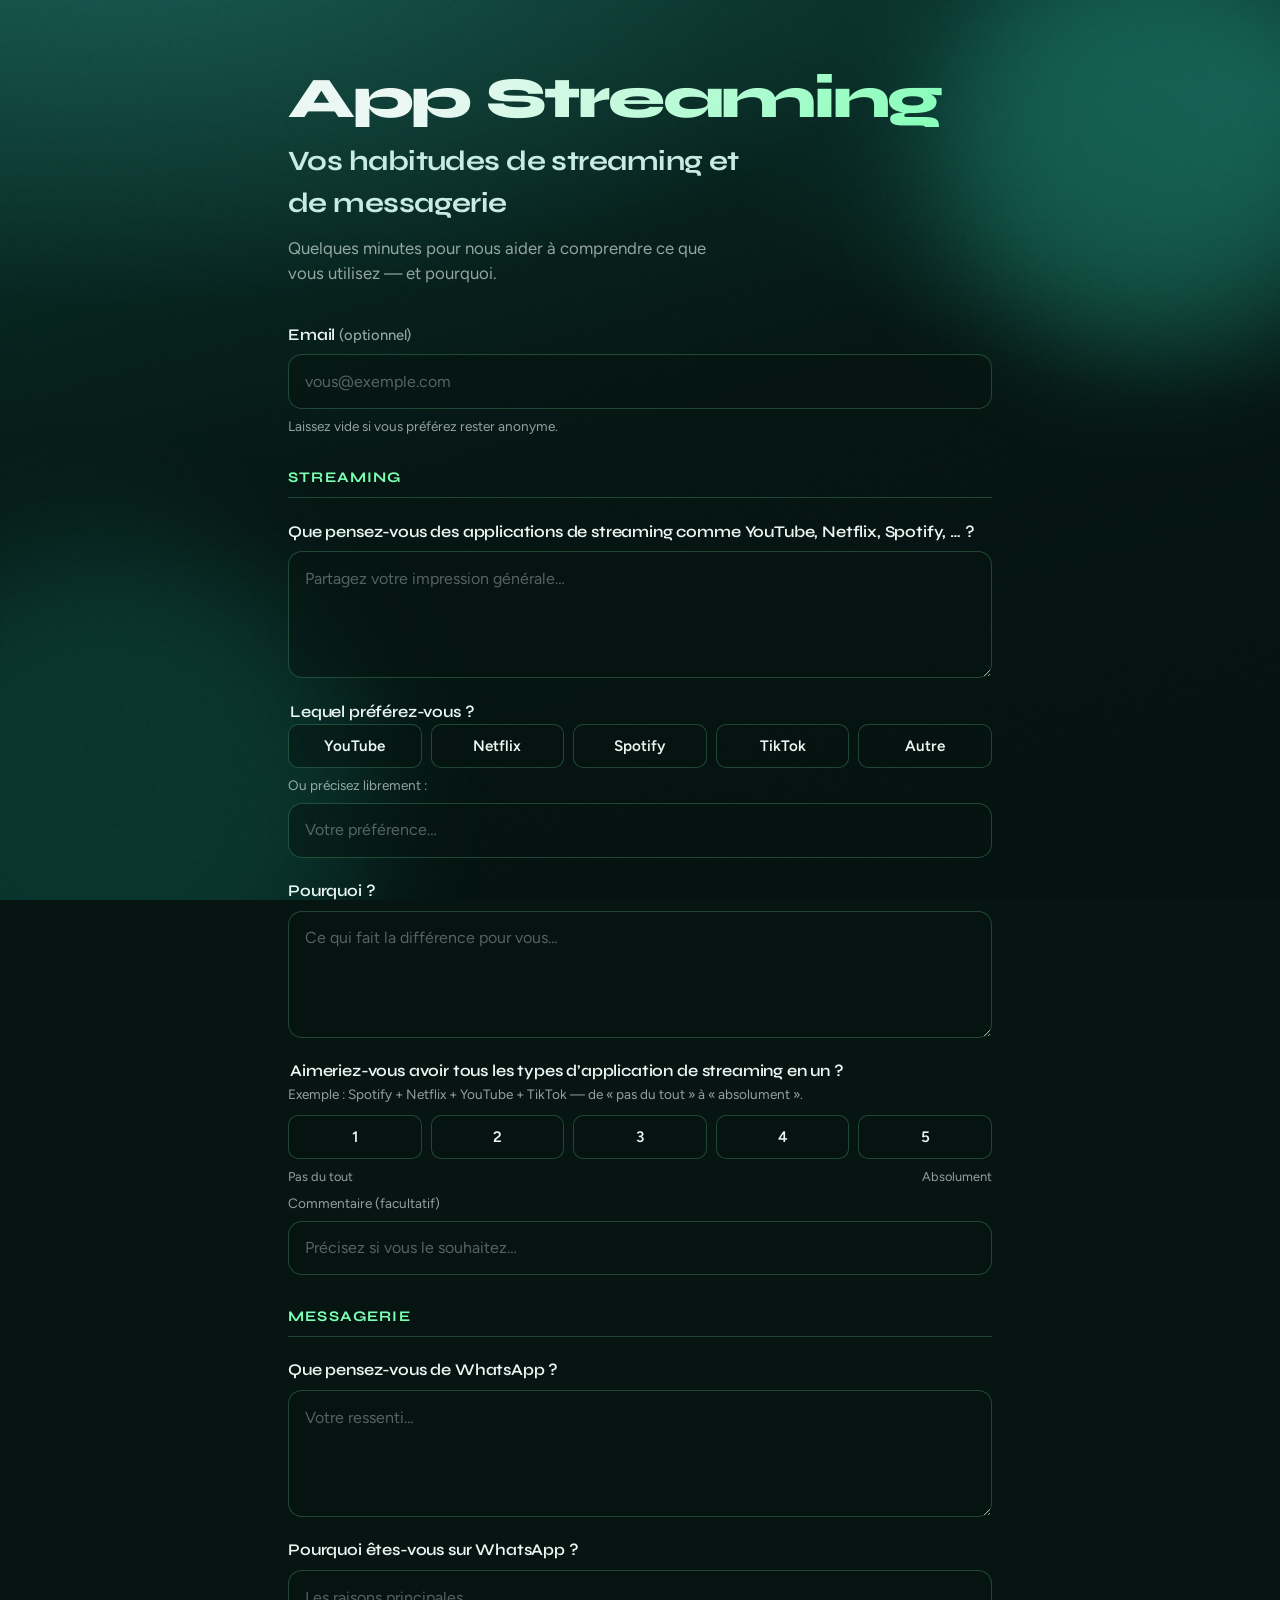
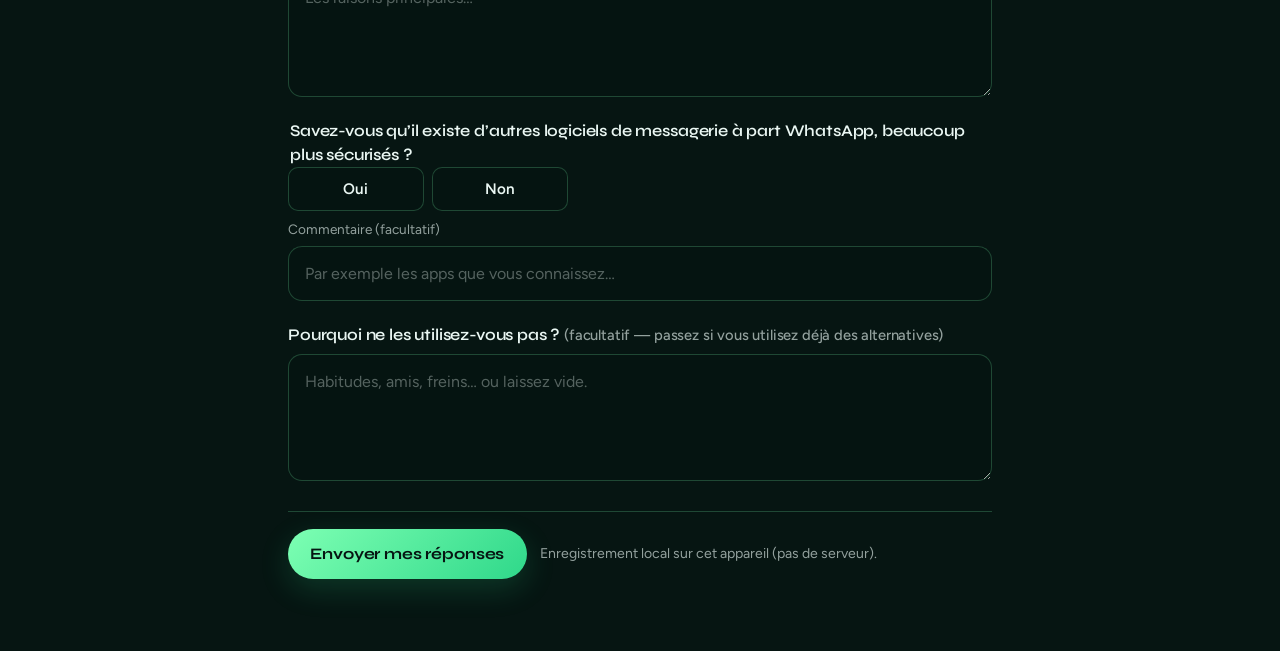
<file: index.html>
<!DOCTYPE html>
<html lang="fr">
  <head>
    <meta charset="UTF-8" />
    <meta name="viewport" content="width=device-width, initial-scale=1" />
    <title>Sondage — App Streaming</title>
    <link rel="preconnect" href="https://fonts.googleapis.com" />
    <link rel="preconnect" href="https://fonts.gstatic.com" crossorigin />
    <link
      href="https://fonts.googleapis.com/css2?family=Figtree:wght@400;500;600&family=Syne:wght@600;700;800&display=swap"
      rel="stylesheet"
    />
    <link rel="stylesheet" href="styles.css" />
  </head>
  <body>
    <div class="atmosphere" aria-hidden="true">
      <div class="glow glow-a"></div>
      <div class="glow glow-b"></div>
      <div class="grain"></div>
    </div>

    <main class="shell">
      <header class="intro">
        <p class="brand">App Streaming</p>
        <h1>Vos habitudes de streaming et de messagerie</h1>
        <p class="lede">
          Quelques minutes pour nous aider à comprendre ce que vous utilisez —
          et pourquoi.
        </p>
      </header>

      <form id="survey-form" class="survey" novalidate>
        <div class="field">
          <label class="label" for="email"
            >Email <em>(optionnel)</em></label
          >
          <input
            type="email"
            name="email"
            id="email"
            placeholder="vous@exemple.com"
            autocomplete="email"
            inputmode="email"
          />
          <span class="hint"
            >Laissez vide si vous préférez rester anonyme.</span
          >
        </div>

        <section class="section" aria-labelledby="sec-streaming">
          <h2 class="section-title" id="sec-streaming">Streaming</h2>

          <div class="field">
            <label class="label" for="q1"
              >Que pensez-vous des applications de streaming comme YouTube,
              Netflix, Spotify, …&nbsp;?</label
            >
            <textarea
              name="q1"
              id="q1"
              rows="4"
              required
              placeholder="Partagez votre impression générale…"
            ></textarea>
          </div>

          <fieldset class="field">
            <legend class="label">Lequel préférez-vous&nbsp;?</legend>
            <div class="choices" role="radiogroup" aria-label="Préférence streaming">
              <label class="choice"
                ><input type="radio" name="q2_choice" value="YouTube" /><span
                  >YouTube</span
                ></label
              >
              <label class="choice"
                ><input type="radio" name="q2_choice" value="Netflix" /><span
                  >Netflix</span
                ></label
              >
              <label class="choice"
                ><input type="radio" name="q2_choice" value="Spotify" /><span
                  >Spotify</span
                ></label
              >
              <label class="choice"
                ><input type="radio" name="q2_choice" value="TikTok" /><span
                  >TikTok</span
                ></label
              >
              <label class="choice"
                ><input type="radio" name="q2_choice" value="Autre" /><span
                  >Autre</span
                ></label
              >
            </div>
            <label class="hint" for="q2_other">Ou précisez librement&nbsp;:</label>
            <input
              type="text"
              id="q2_other"
              name="q2_other"
              placeholder="Votre préférence…"
              autocomplete="off"
            />
          </fieldset>

          <div class="field">
            <label class="label" for="q3">Pourquoi&nbsp;?</label>
            <textarea
              name="q3"
              id="q3"
              rows="4"
              required
              placeholder="Ce qui fait la différence pour vous…"
            ></textarea>
          </div>

          <fieldset class="field">
            <legend class="label">
              Aimeriez-vous avoir tous les types d’application de streaming en
              un&nbsp;?
            </legend>
            <span class="hint"
              >Exemple&nbsp;: Spotify + Netflix + YouTube + TikTok — de «&nbsp;pas
              du tout&nbsp;» à «&nbsp;absolument&nbsp;».</span
            >
            <div
              class="scale"
              role="radiogroup"
              aria-label="Intérêt pour une app tout-en-un"
            >
              <label class="choice"
                ><input type="radio" name="q4_scale" value="1" required /><span
                  >1</span
                ></label
              >
              <label class="choice"
                ><input type="radio" name="q4_scale" value="2" /><span
                  >2</span
                ></label
              >
              <label class="choice"
                ><input type="radio" name="q4_scale" value="3" /><span
                  >3</span
                ></label
              >
              <label class="choice"
                ><input type="radio" name="q4_scale" value="4" /><span
                  >4</span
                ></label
              >
              <label class="choice"
                ><input type="radio" name="q4_scale" value="5" /><span
                  >5</span
                ></label
              >
            </div>
            <div class="scale-labels" aria-hidden="true">
              <span>Pas du tout</span>
              <span>Absolument</span>
            </div>
            <label class="hint" for="q4_comment"
              >Commentaire <em>(facultatif)</em></label
            >
            <input
              type="text"
              id="q4_comment"
              name="q4_comment"
              placeholder="Précisez si vous le souhaitez…"
              autocomplete="off"
            />
          </fieldset>
        </section>

        <section class="section" aria-labelledby="sec-messagerie">
          <h2 class="section-title" id="sec-messagerie">Messagerie</h2>

          <div class="field">
            <label class="label" for="q5"
              >Que pensez-vous de WhatsApp&nbsp;?</label
            >
            <textarea
              name="q5"
              id="q5"
              rows="4"
              required
              placeholder="Votre ressenti…"
            ></textarea>
          </div>

          <div class="field">
            <label class="label" for="q6"
              >Pourquoi êtes-vous sur WhatsApp&nbsp;?</label
            >
            <textarea
              name="q6"
              id="q6"
              rows="4"
              required
              placeholder="Les raisons principales…"
            ></textarea>
          </div>

          <fieldset class="field">
            <legend class="label">
              Savez-vous qu’il existe d’autres logiciels de messagerie à part
              WhatsApp, beaucoup plus sécurisés&nbsp;?
            </legend>
            <div
              class="yn"
              role="radiogroup"
              aria-label="Connaissance d’alternatives sécurisées"
            >
              <label class="choice"
                ><input type="radio" name="q7_yn" value="Oui" required /><span
                  >Oui</span
                ></label
              >
              <label class="choice"
                ><input type="radio" name="q7_yn" value="Non" /><span
                  >Non</span
                ></label
              >
            </div>
            <label class="hint" for="q7_comment"
              >Commentaire <em>(facultatif)</em></label
            >
            <input
              type="text"
              id="q7_comment"
              name="q7_comment"
              placeholder="Par exemple les apps que vous connaissez…"
              autocomplete="off"
            />
          </fieldset>

          <div class="field">
            <label class="label" for="q8"
              >Pourquoi ne les utilisez-vous pas&nbsp;?
              <em
                >(facultatif — passez si vous utilisez déjà des
                alternatives)</em
              ></label
            >
            <textarea
              name="q8"
              id="q8"
              rows="4"
              placeholder="Habitudes, amis, freins… ou laissez vide."
            ></textarea>
          </div>
        </section>

        <p id="form-error" class="error" hidden role="alert"></p>

        <div class="actions">
          <button type="submit" class="submit">Envoyer mes réponses</button>
          <span class="save-note"
            >Enregistrement local sur cet appareil (pas de serveur).</span
          >
        </div>
      </form>

      <section id="success" class="success" hidden>
        <p class="brand">App Streaming</p>
        <h2>Merci&nbsp;!</h2>
        <p class="lede">
          Vos réponses ont bien été enregistrées localement. Elles nous aident à
          façonner l’expérience.
        </p>
        <button type="button" id="reset-btn" class="ghost">
          Répondre à nouveau
        </button>
      </section>
    </main>

    <script src="app.js"></script>
  </body>
</html>
</file>
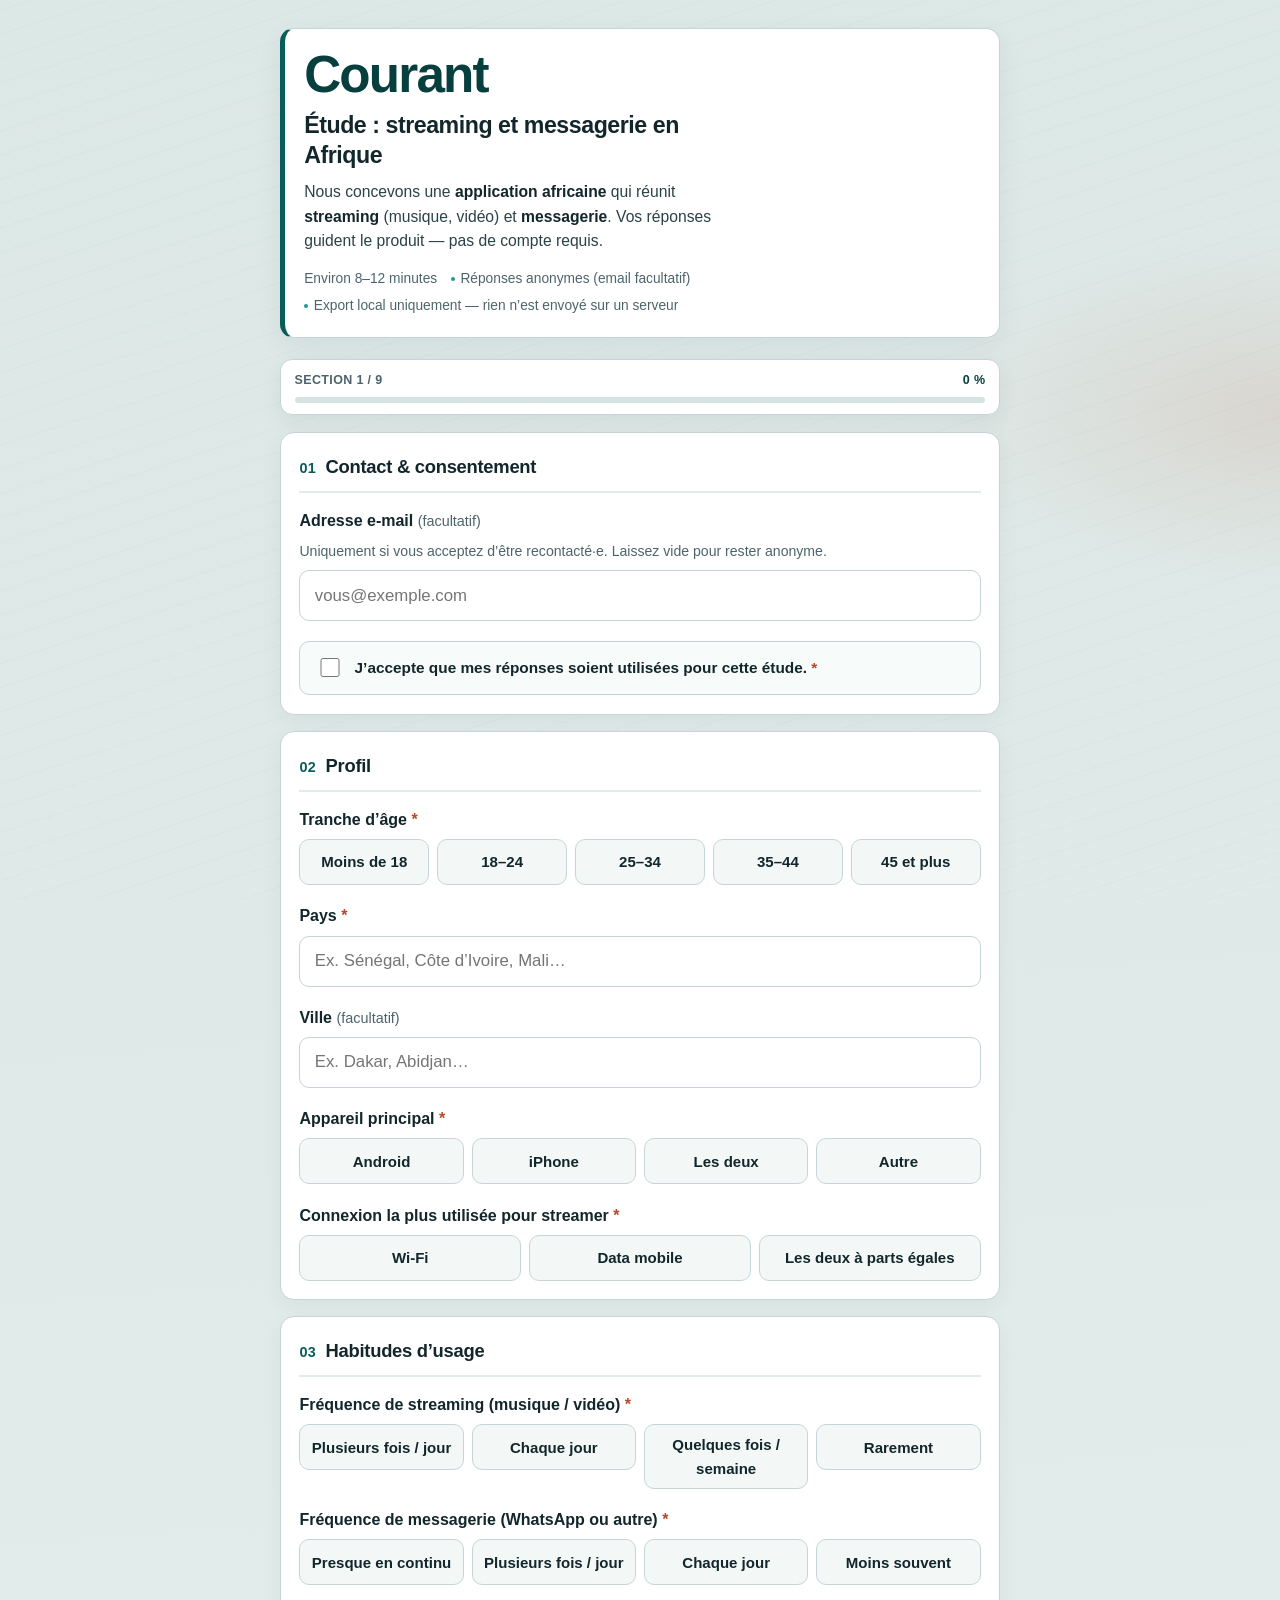
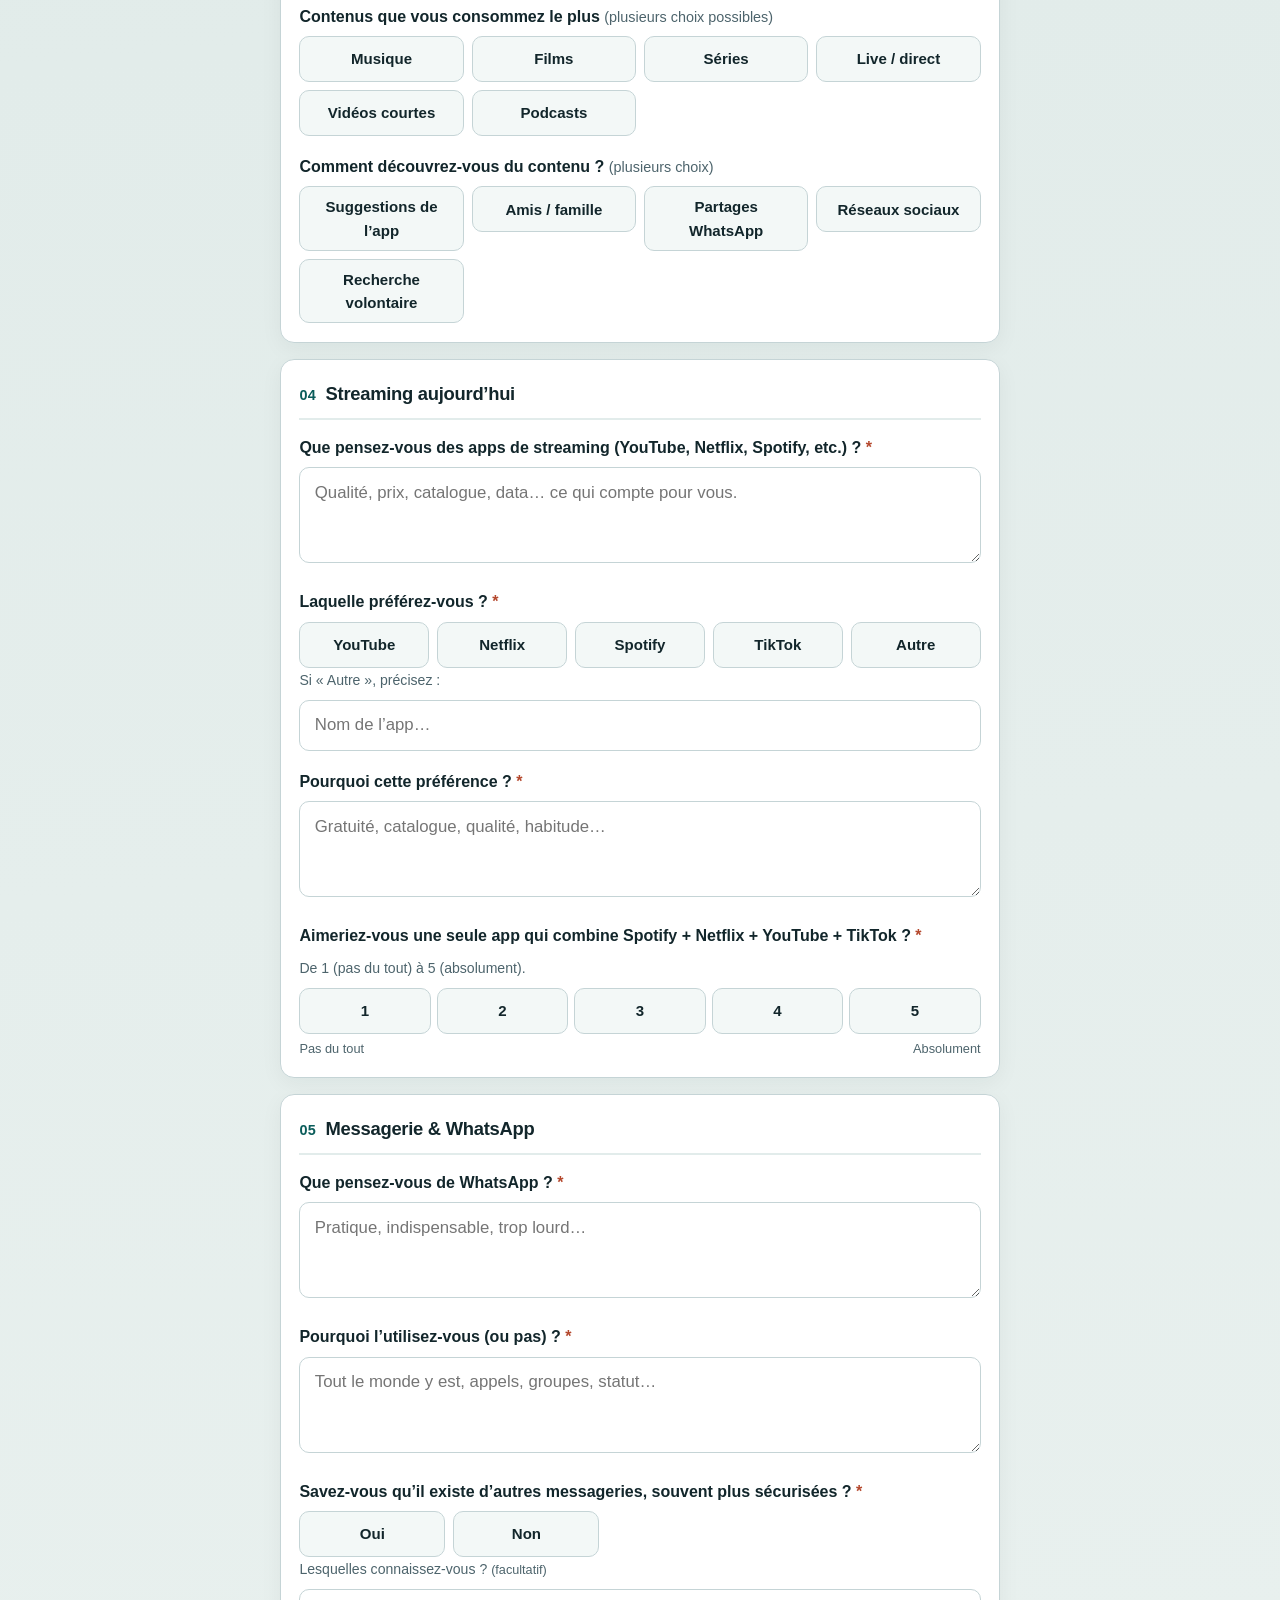
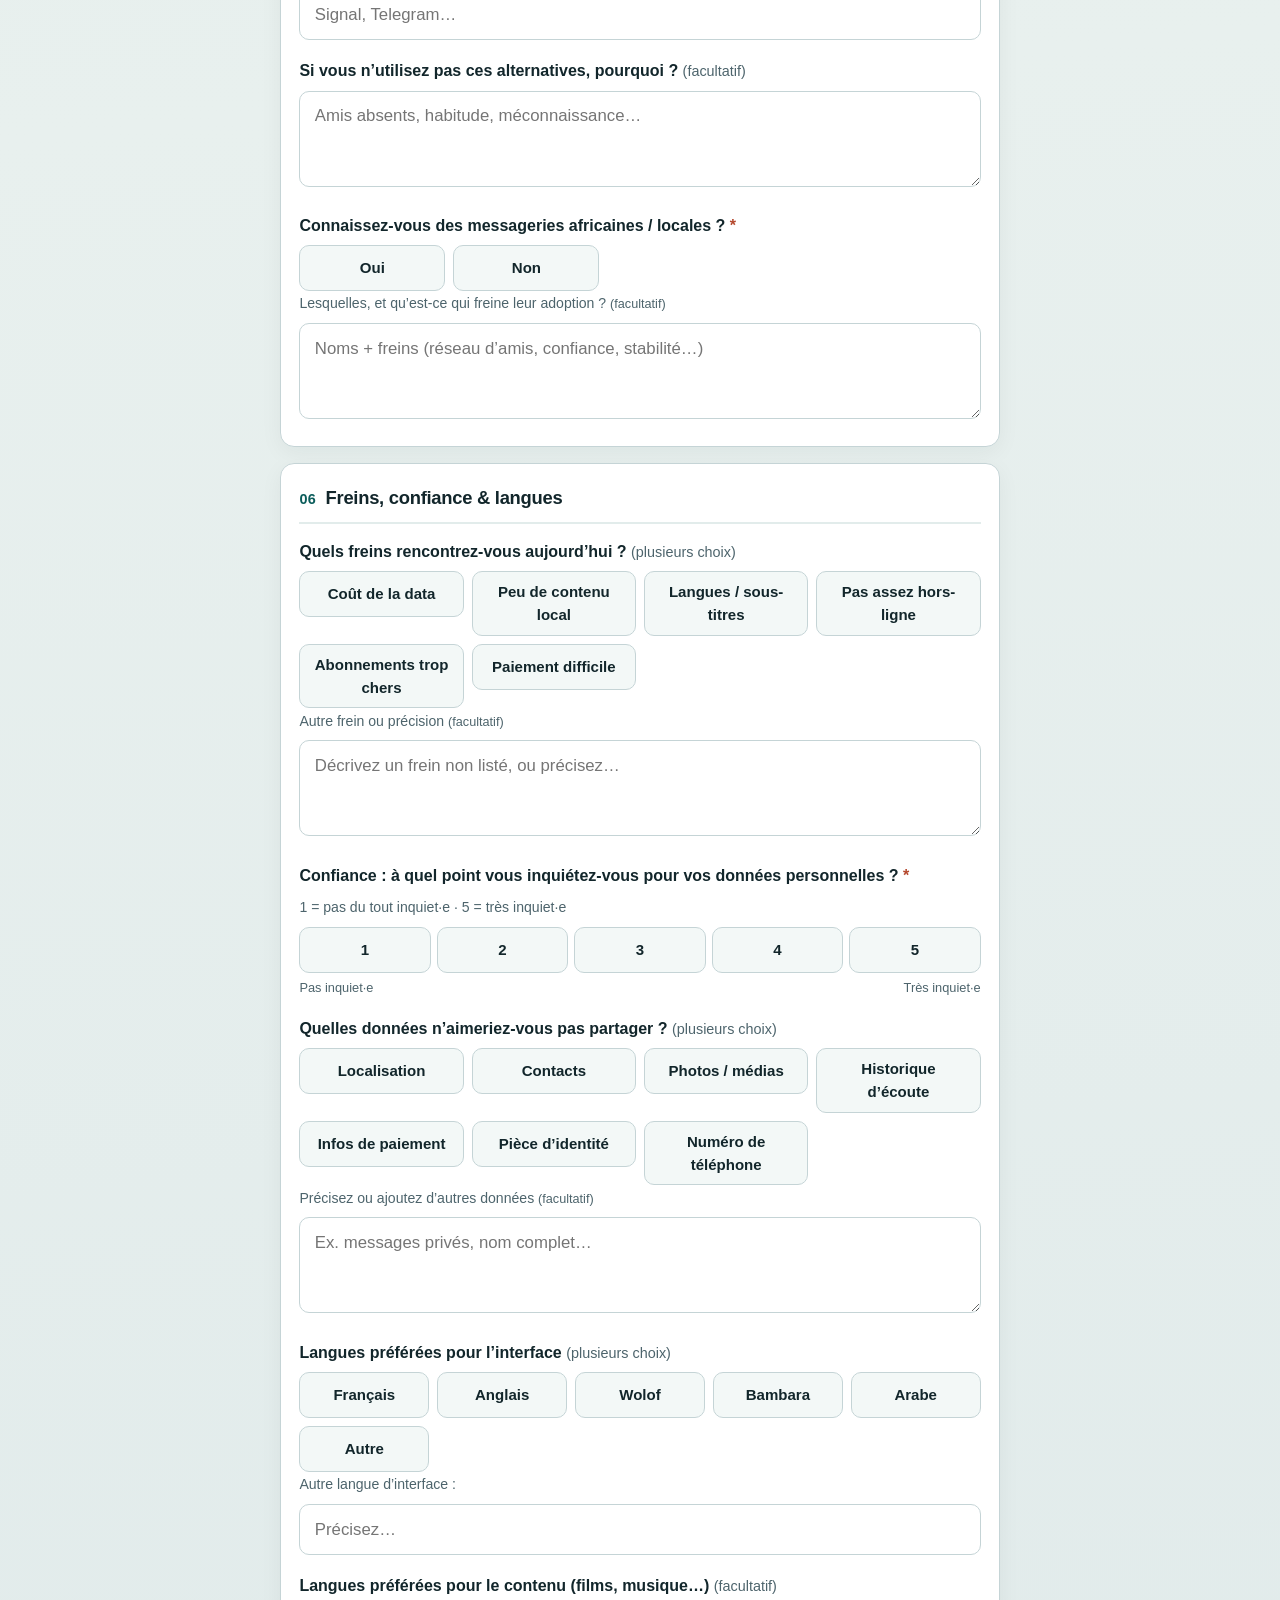
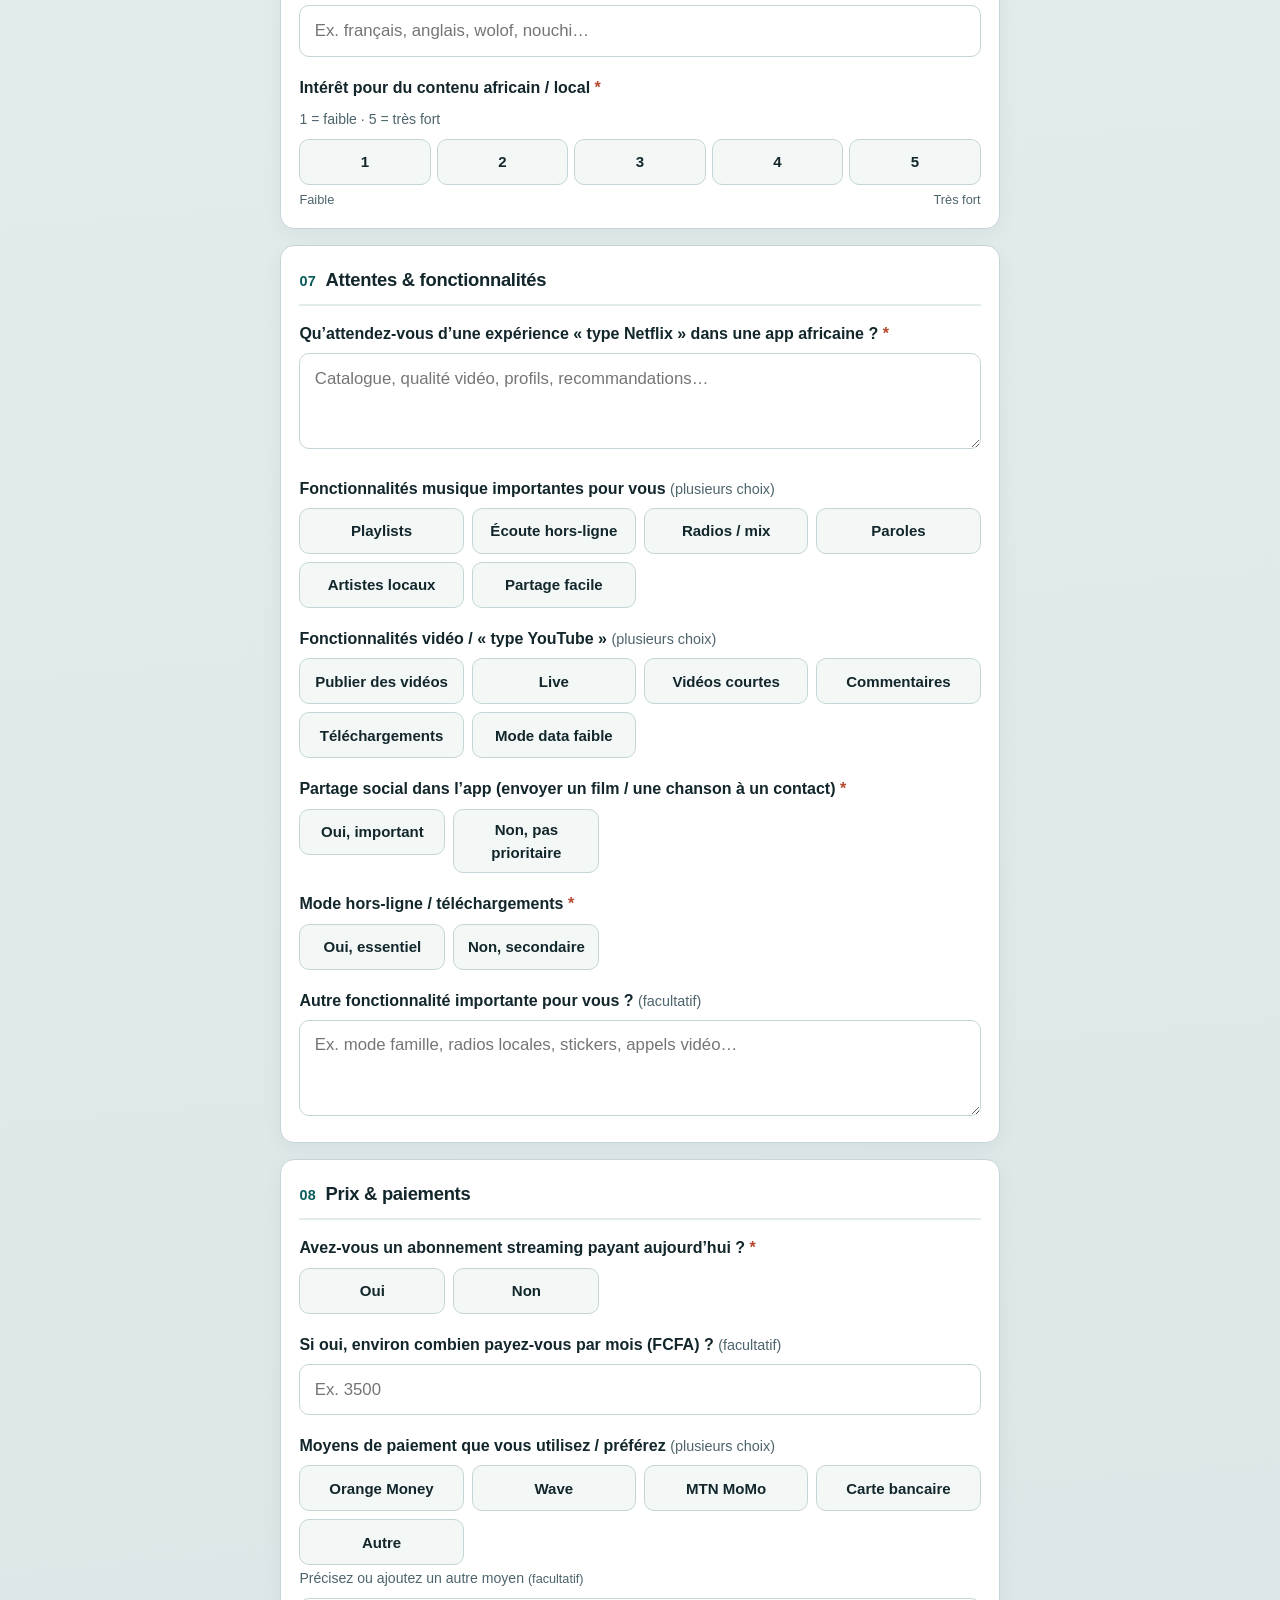
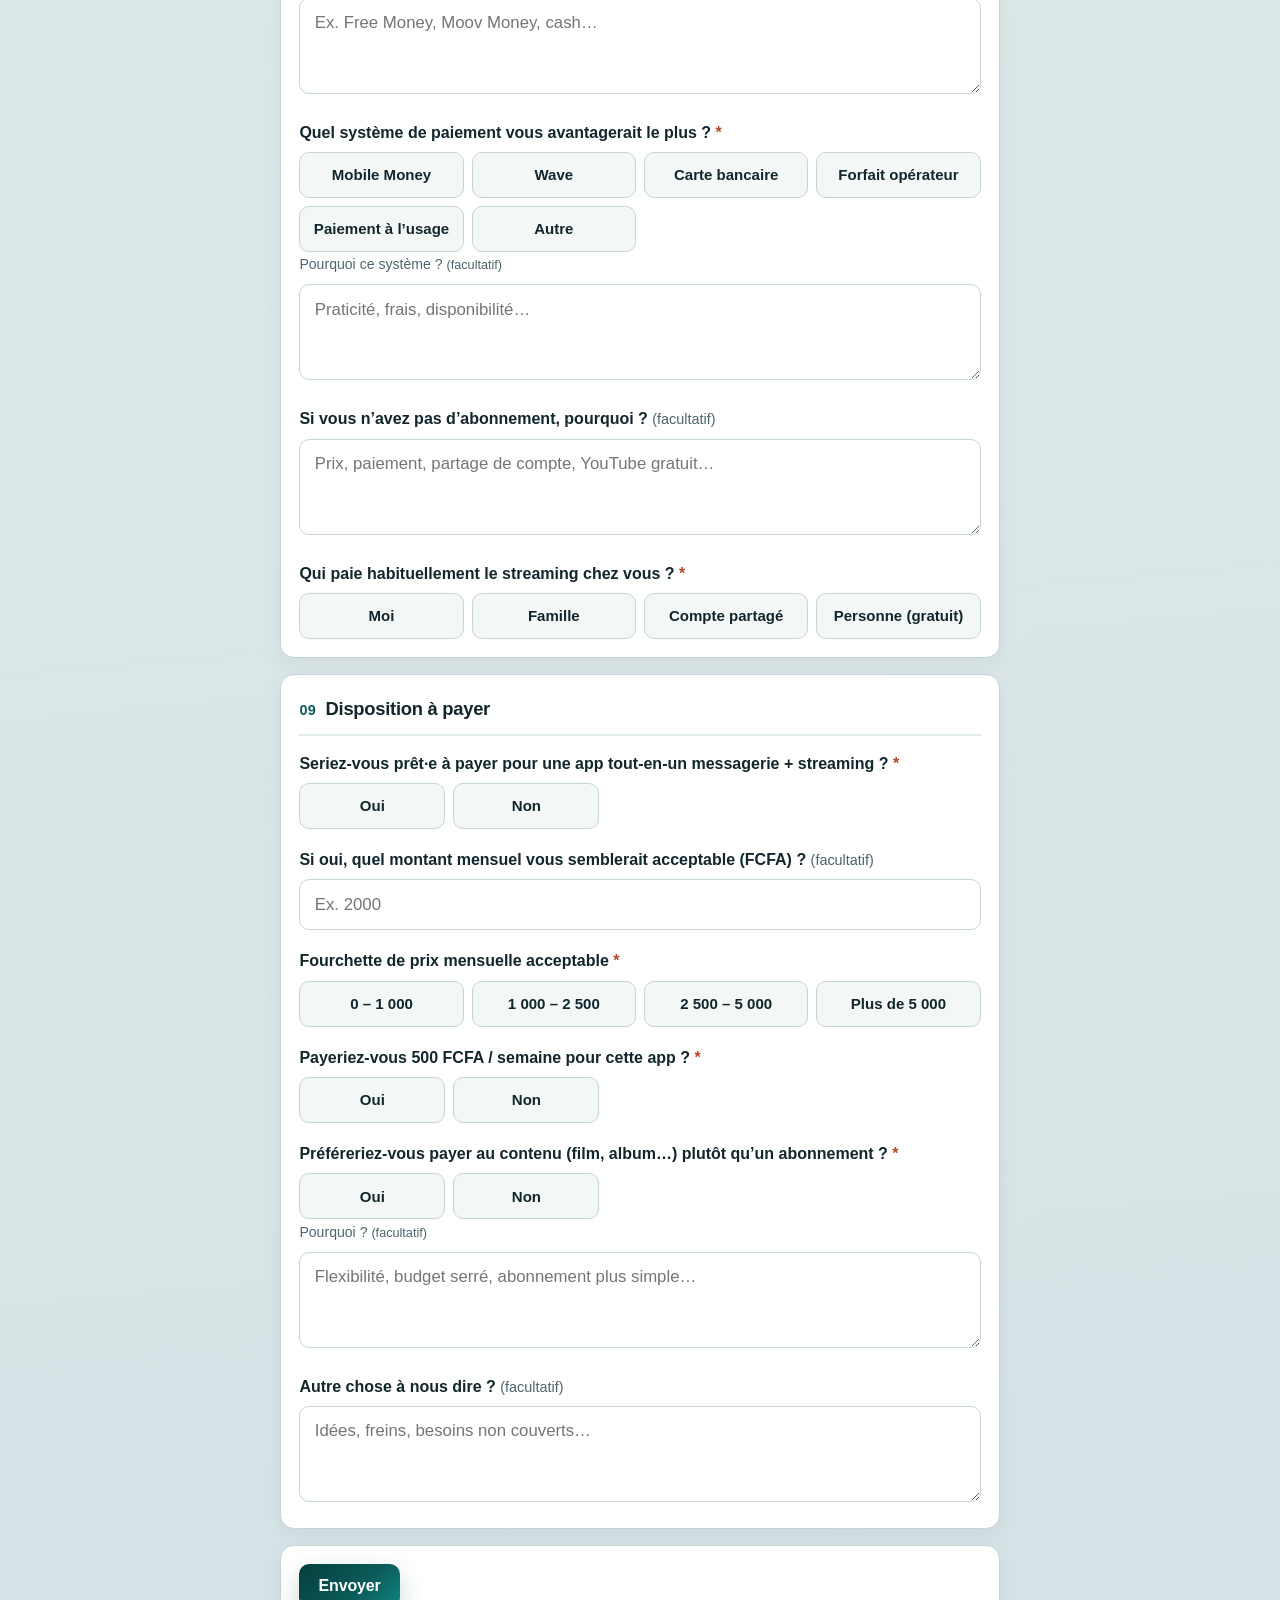
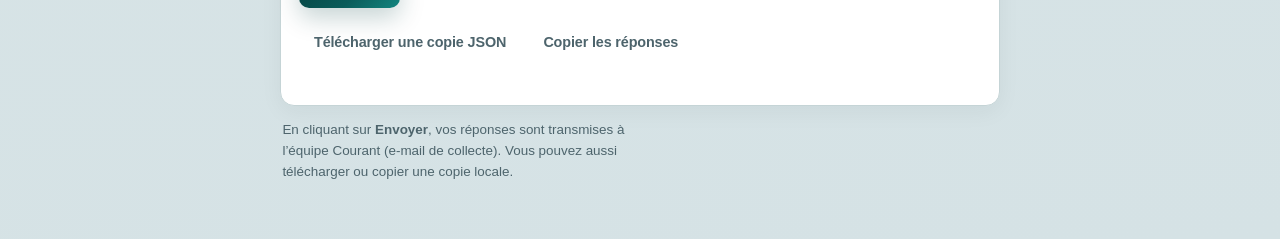
<file: docs/index.html>
<!DOCTYPE html>
<html lang="fr">
<head>
  <meta charset="UTF-8" />
  <meta name="viewport" content="width=device-width, initial-scale=1" />
  <meta http-equiv="refresh" content="0; url=questionnaire-streaming.html" />
  <title>Questionnaire Courant</title>
  <link rel="canonical" href="questionnaire-streaming.html" />
</head>
<body>
  <p><a href="questionnaire-streaming.html">Ouvrir le questionnaire</a></p>
</body>
</html>
</file>
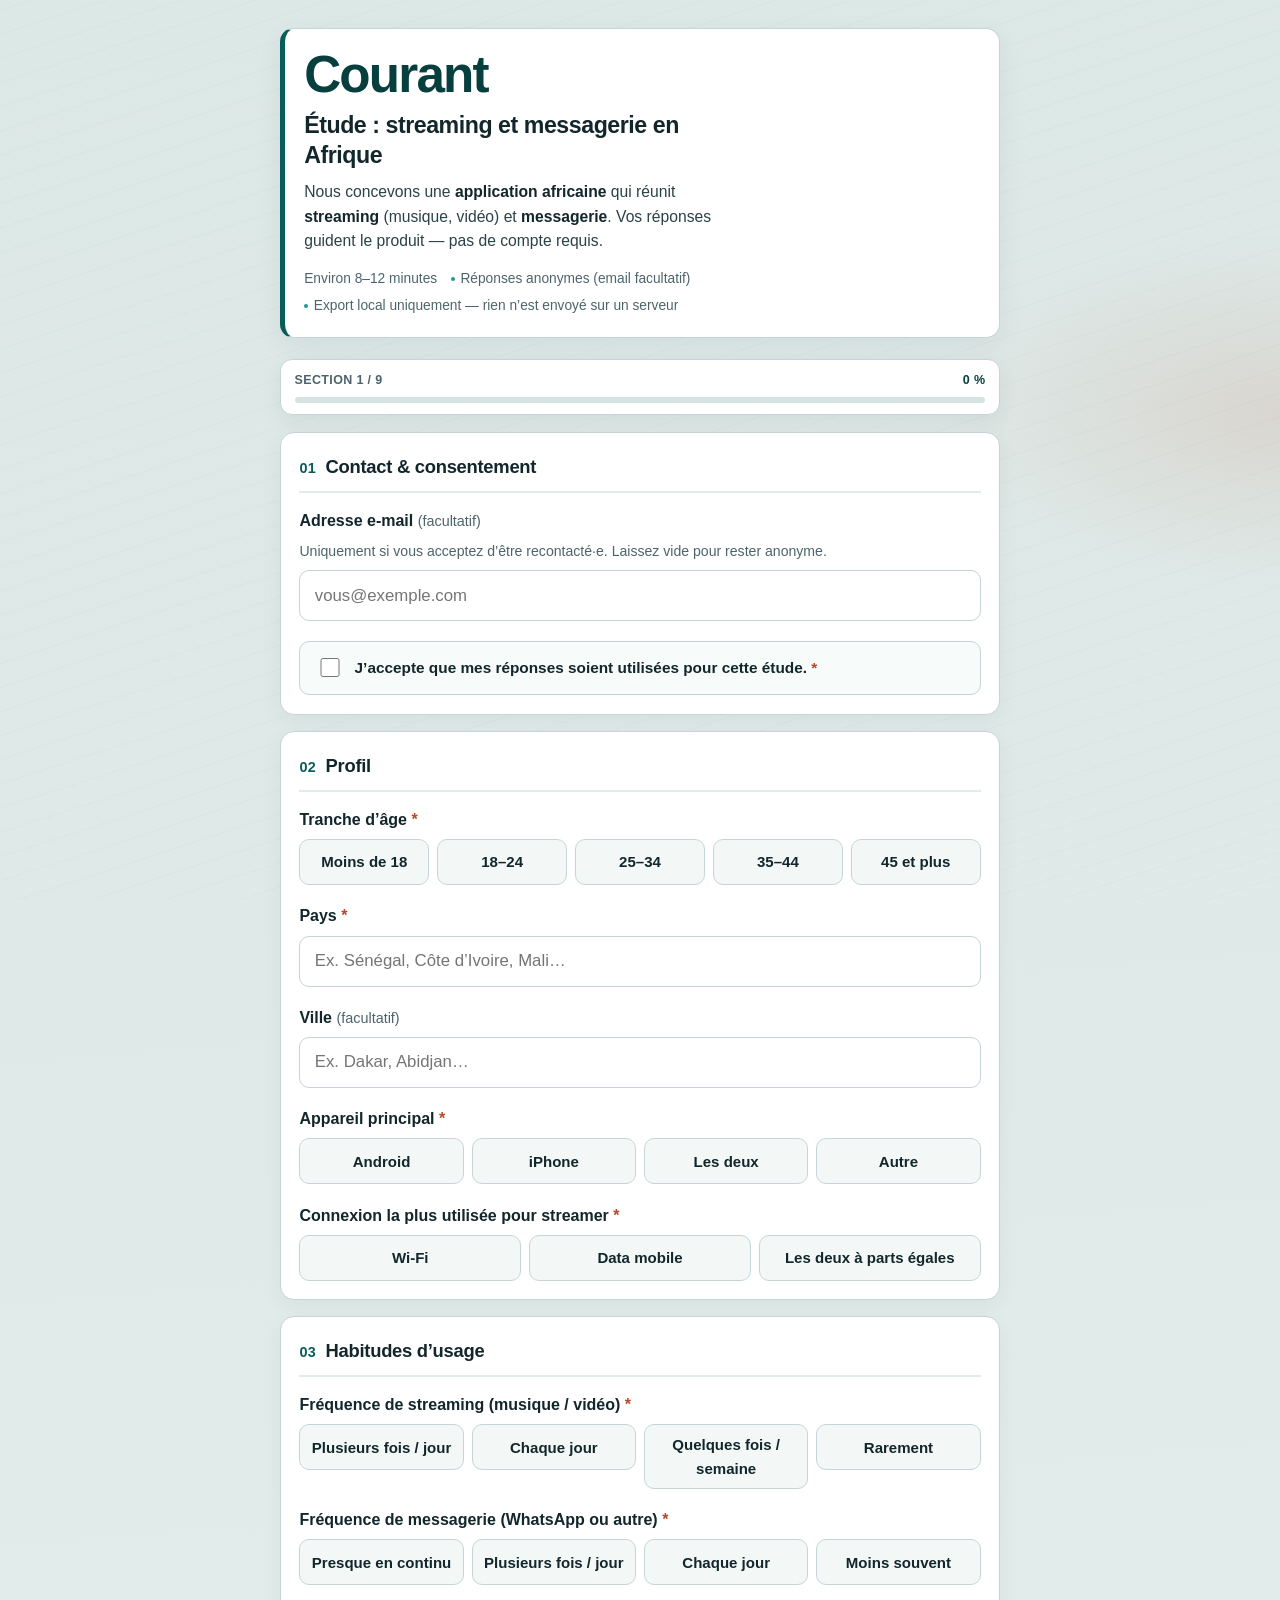
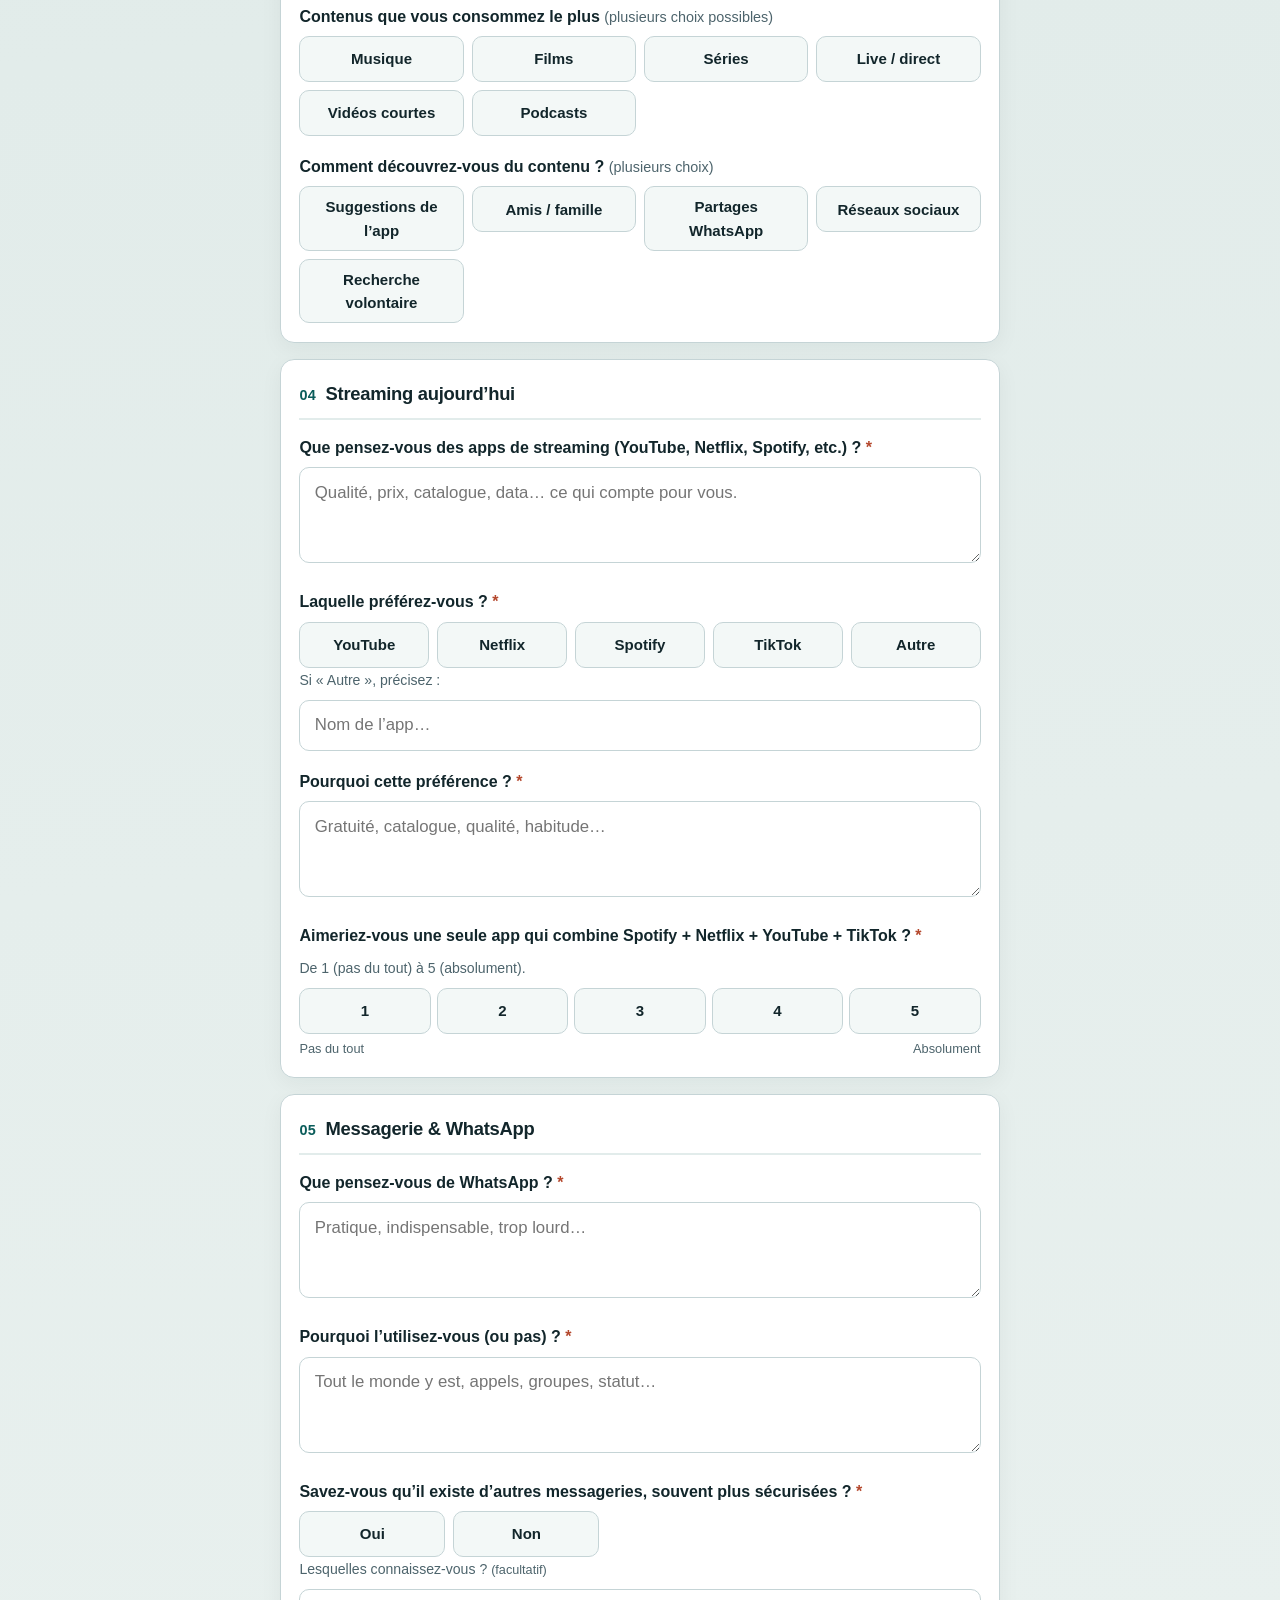
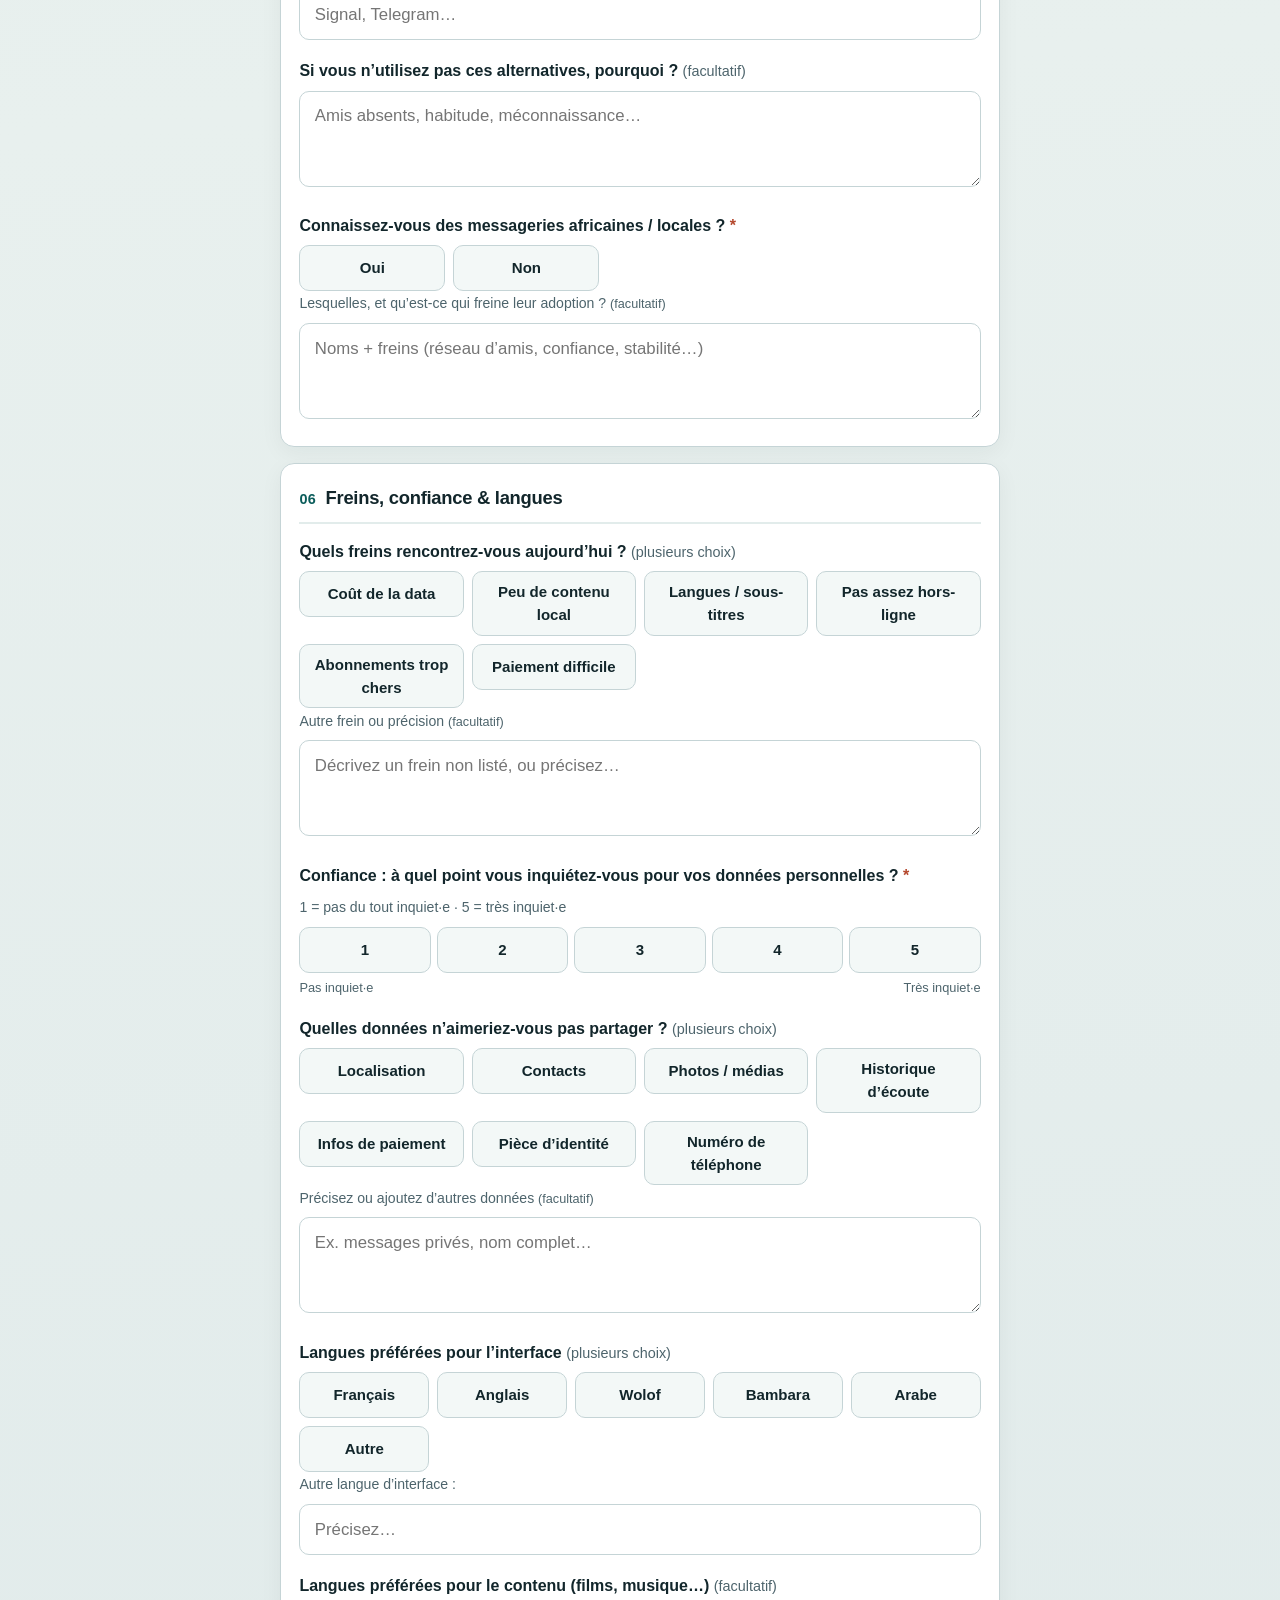
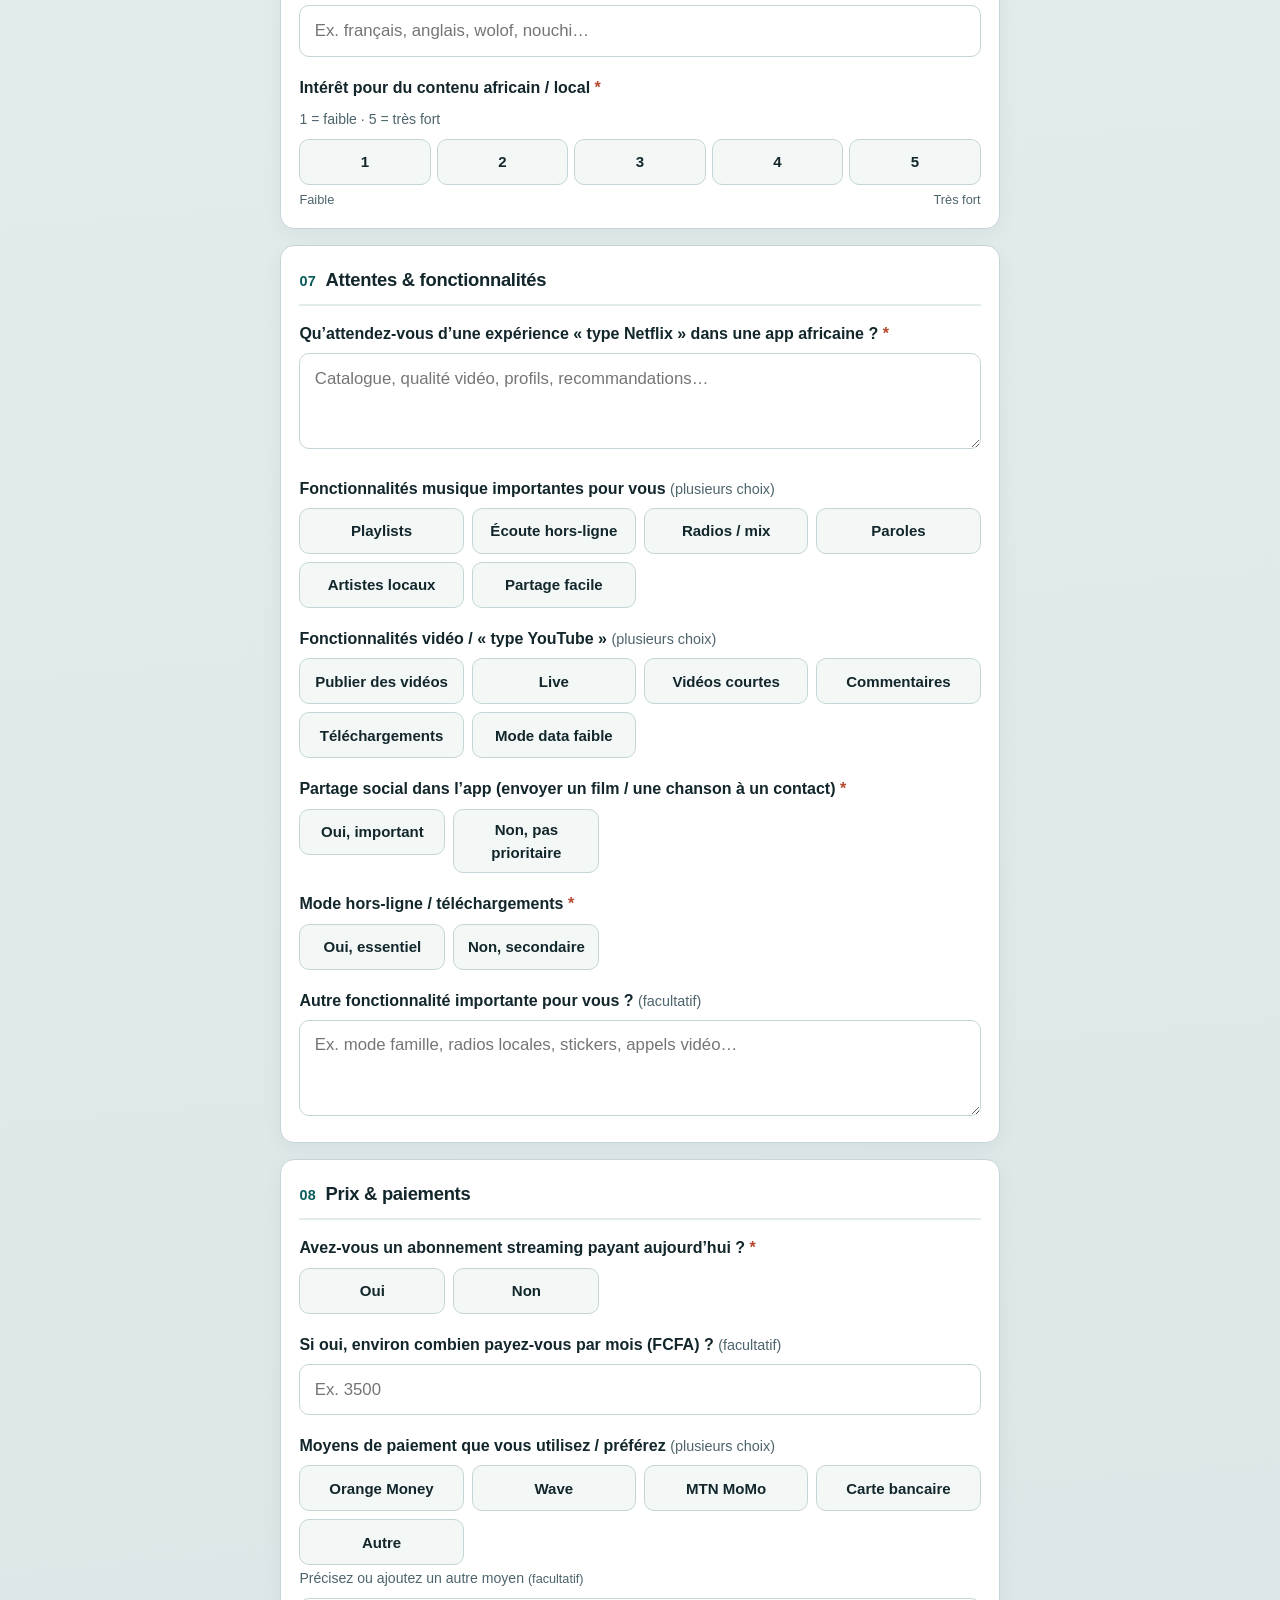
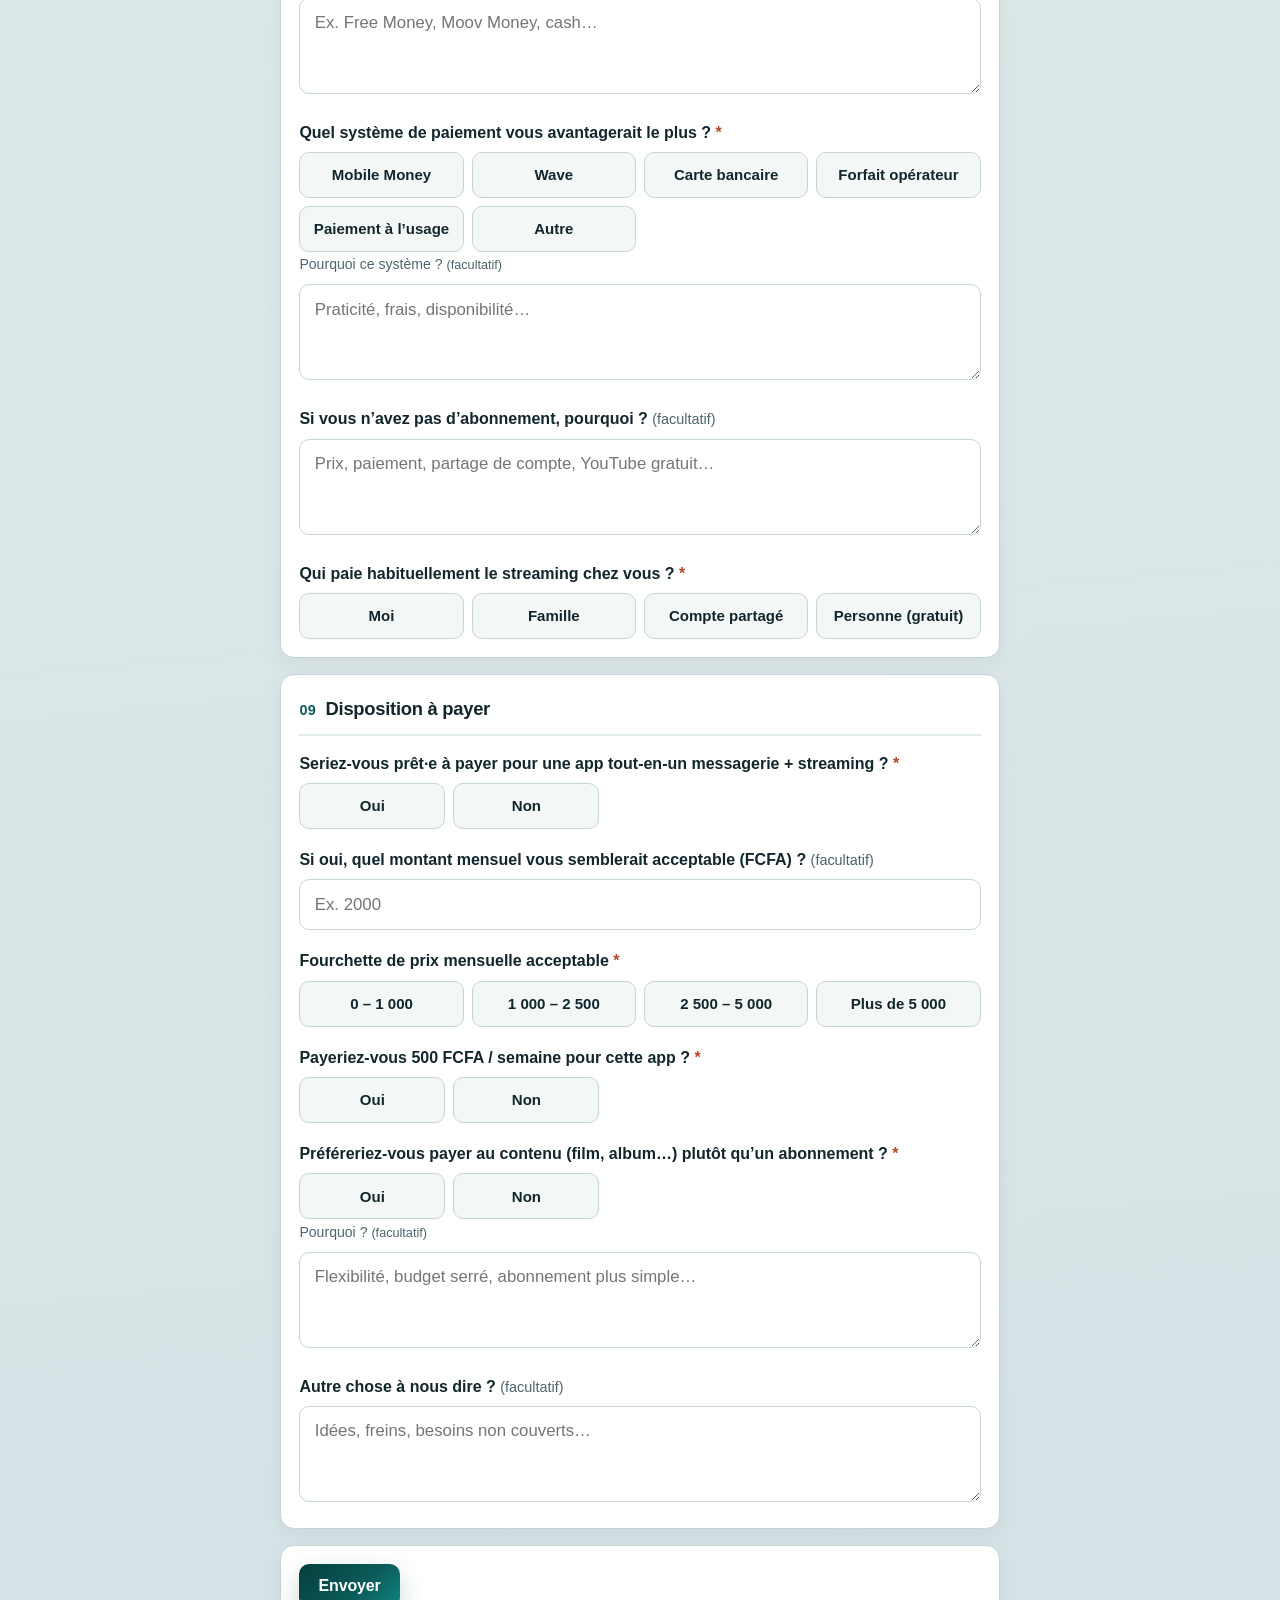
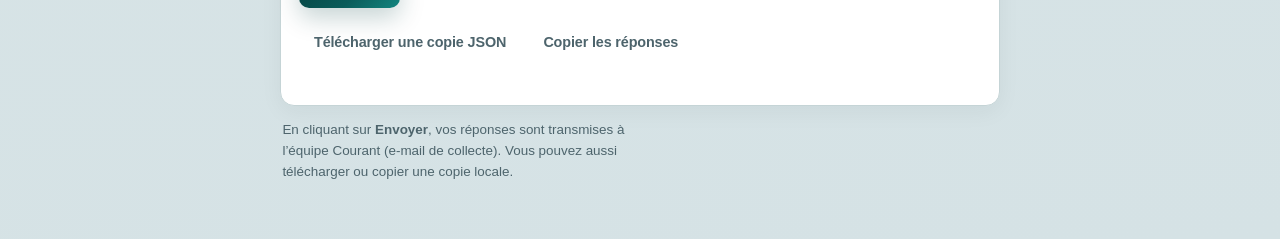
<file: docs/questionnaire-streaming.html>
<!DOCTYPE html>
<html lang="fr">
<head>
  <meta charset="UTF-8" />
  <meta name="viewport" content="width=device-width, initial-scale=1" />
  <title>Étude utilisateur — Streaming & messagerie · Courant</title>
  <style>
    :root {
      --ink: #12262b;
      --ink-soft: #2a4148;
      --muted: #4d646c;
      --paper: #e8f0ee;
      --surface: #ffffff;
      --line: #c5d4d6;
      --teal: #0a5c5a;
      --teal-deep: #063f3e;
      --mint: #1a9b96;
      --coral: #b4472c;
      --focus: #0d7a77;
      --chip: #f3f8f7;
      --chip-on: #d7efed;
      --radius: 10px;
      --font-display: "Trebuchet MS", "Gill Sans", "Segoe UI", sans-serif;
      --font-body: "Segoe UI", "Avenir Next", "Helvetica Neue", Arial, sans-serif;
    }

    *, *::before, *::after { box-sizing: border-box; }

    html { scroll-behavior: smooth; }

    body {
      margin: 0;
      min-height: 100vh;
      color: var(--ink);
      font-family: var(--font-body);
      font-size: 1.05rem;
      line-height: 1.55;
      background:
        radial-gradient(900px 420px at 0% -5%, rgba(26, 155, 150, 0.22), transparent 55%),
        radial-gradient(700px 360px at 100% 5%, rgba(180, 71, 44, 0.12), transparent 50%),
        linear-gradient(175deg, #dce8e6 0%, var(--paper) 40%, #d5e2e5 100%);
    }

    body::before {
      content: "";
      position: fixed;
      inset: 0;
      pointer-events: none;
      opacity: 0.55;
      background-image: repeating-linear-gradient(
        -18deg,
        transparent,
        transparent 22px,
        rgba(6, 63, 62, 0.035) 22px,
        rgba(6, 63, 62, 0.035) 23px
      );
      z-index: 0;
    }

    .wrap {
      position: relative;
      z-index: 1;
      width: min(720px, calc(100% - 1.5rem));
      margin: 0 auto;
      padding: 1.75rem 0 3.5rem;
    }

    .hero {
      margin-bottom: 1.35rem;
      padding: 1.35rem 1.2rem 1.25rem;
      background: var(--surface);
      border: 1.5px solid var(--line);
      border-radius: 14px;
      border-left: 5px solid var(--teal);
      box-shadow: 0 8px 28px rgba(18, 38, 43, 0.06);
    }

    .brand {
      font-family: var(--font-display);
      font-weight: 800;
      font-size: clamp(2.35rem, 8vw, 3.2rem);
      letter-spacing: -0.035em;
      line-height: 0.95;
      margin: 0 0 0.65rem;
      color: var(--teal-deep);
    }

    .hero h1 {
      font-family: var(--font-display);
      font-weight: 700;
      font-size: clamp(1.2rem, 3.4vw, 1.45rem);
      letter-spacing: -0.02em;
      line-height: 1.3;
      margin: 0 0 0.65rem;
      color: var(--ink);
      max-width: 30ch;
    }

    .intro {
      margin: 0;
      color: var(--ink-soft);
      font-size: 0.98rem;
      max-width: 48ch;
    }

    .intro strong { color: var(--ink); font-weight: 700; }

    .meta {
      display: flex;
      flex-wrap: wrap;
      gap: 0.35rem 0.85rem;
      margin: 0.95rem 0 0;
      padding: 0;
      list-style: none;
      font-size: 0.86rem;
      color: var(--muted);
    }

    .meta li {
      display: inline-flex;
      align-items: center;
      gap: 0.35rem;
    }

    .meta li + li::before {
      content: "";
      width: 4px;
      height: 4px;
      border-radius: 50%;
      background: var(--mint);
      flex-shrink: 0;
    }

    .progress-wrap {
      position: sticky;
      top: 0;
      z-index: 10;
      margin: 0 0 1.1rem;
      padding: 0.7rem 0.85rem 0.65rem;
      background: #ffffff;
      border: 1.5px solid var(--line);
      border-radius: 12px;
      box-shadow: 0 6px 20px rgba(18, 38, 43, 0.07);
    }

    .progress-top {
      display: flex;
      justify-content: space-between;
      align-items: baseline;
      gap: 1rem;
      margin-bottom: 0.4rem;
    }

    .progress-top span {
      font-size: 0.78rem;
      font-weight: 700;
      letter-spacing: 0.03em;
      text-transform: uppercase;
      color: var(--muted);
    }

    .progress-top #progress-pct {
      color: var(--teal-deep);
      font-variant-numeric: tabular-nums;
    }

    .progress-track {
      height: 6px;
      border-radius: 999px;
      background: #d5e4e3;
      overflow: hidden;
    }

    .progress-fill {
      height: 100%;
      width: 0%;
      border-radius: inherit;
      background: linear-gradient(90deg, var(--teal-deep), var(--mint));
      transition: width 0.3s ease;
    }

    .panel {
      background: var(--surface);
      border: 1.5px solid var(--line);
      border-radius: 14px;
      padding: 1.25rem 1.15rem 1.15rem;
      margin-bottom: 1rem;
      box-shadow: 0 6px 22px rgba(18, 38, 43, 0.05);
    }

    .section-head {
      display: flex;
      align-items: baseline;
      gap: 0.6rem;
      margin: 0 0 1rem;
      padding-bottom: 0.6rem;
      border-bottom: 2px solid #e2eceb;
    }

    .section-num {
      font-family: var(--font-display);
      font-weight: 800;
      font-size: 0.9rem;
      color: var(--teal);
      letter-spacing: 0.02em;
      flex-shrink: 0;
    }

    .section-title {
      font-family: var(--font-display);
      font-size: 1.15rem;
      font-weight: 700;
      letter-spacing: -0.015em;
      margin: 0;
      color: var(--ink);
    }

    .field { margin-bottom: 1.2rem; }
    .field:last-child { margin-bottom: 0; }

    fieldset {
      border: 0;
      margin: 0;
      padding: 0;
      min-inline-size: 0;
    }

    label.q-label,
    .q-label,
    legend.q-label {
      display: block;
      font-weight: 700;
      color: var(--ink);
      margin-bottom: 0.4rem;
      font-size: 1rem;
      float: none;
      width: 100%;
      padding: 0;
    }

    .hint {
      display: block;
      font-weight: 400;
      font-size: 0.88rem;
      color: var(--muted);
      margin: 0.15rem 0 0.5rem;
    }

    .req { color: var(--coral); font-weight: 700; }
    .opt { color: var(--muted); font-weight: 500; font-size: 0.9em; }

    input[type="email"],
    input[type="text"],
    input[type="number"],
    textarea,
    select {
      width: 100%;
      font: inherit;
      color: var(--ink);
      background: #fff;
      border: 1.5px solid var(--line);
      border-radius: var(--radius);
      padding: 0.72rem 0.9rem;
      transition: border-color 0.15s ease, box-shadow 0.15s ease;
      appearance: none;
    }

    select {
      background-image:
        linear-gradient(45deg, transparent 50%, var(--teal) 50%),
        linear-gradient(135deg, var(--teal) 50%, transparent 50%);
      background-position: calc(100% - 18px) calc(50% - 3px), calc(100% - 12px) calc(50% - 3px);
      background-size: 6px 6px, 6px 6px;
      background-repeat: no-repeat;
      padding-right: 2.2rem;
    }

    textarea { min-height: 96px; resize: vertical; }

    input:hover, textarea:hover, select:hover {
      border-color: #8fb0b0;
    }

    input:focus, textarea:focus, select:focus {
      outline: none;
      border-color: var(--focus);
      box-shadow: 0 0 0 3px rgba(13, 122, 119, 0.22);
    }

    input.invalid, textarea.invalid, select.invalid {
      border-color: var(--coral);
      box-shadow: 0 0 0 3px rgba(180, 71, 44, 0.18);
    }

    .error {
      display: none;
      color: var(--coral);
      font-size: 0.86rem;
      font-weight: 600;
      margin-top: 0.35rem;
    }
    .error.show { display: block; }

    .choices {
      display: grid;
      grid-template-columns: repeat(auto-fit, minmax(140px, 1fr));
      gap: 0.5rem;
    }

    .choices.dense {
      grid-template-columns: repeat(auto-fit, minmax(112px, 1fr));
    }

    .choice { position: relative; }

    .choice input {
      position: absolute;
      opacity: 0;
      inset: 0;
      margin: 0;
      cursor: pointer;
      width: 100%;
      height: 100%;
      z-index: 1;
    }

    .choice span {
      display: flex;
      align-items: center;
      justify-content: center;
      min-height: 46px;
      padding: 0.5rem 0.7rem;
      text-align: center;
      font-weight: 600;
      font-size: 0.94rem;
      color: var(--ink);
      border: 1.5px solid var(--line);
      border-radius: 10px;
      background: var(--chip);
      transition: border-color 0.15s ease, background 0.15s ease, color 0.15s ease;
      cursor: pointer;
      pointer-events: none;
    }

    .choice input:focus-visible + span {
      box-shadow: 0 0 0 3px rgba(13, 122, 119, 0.25);
    }

    .choice input:checked + span {
      border-color: var(--teal);
      background: var(--chip-on);
      color: var(--teal-deep);
      box-shadow: inset 0 0 0 1px var(--teal);
    }

    .choice:hover span {
      border-color: #7aa3a1;
    }

    .yn {
      display: grid;
      grid-template-columns: 1fr 1fr;
      gap: 0.5rem;
      max-width: 300px;
    }

    .scale {
      display: grid;
      grid-template-columns: repeat(5, 1fr);
      gap: 0.4rem;
    }

    .scale-labels {
      display: flex;
      justify-content: space-between;
      font-size: 0.8rem;
      color: var(--muted);
      margin-top: 0.3rem;
      font-weight: 500;
    }

    .consent {
      display: flex;
      gap: 0.75rem;
      align-items: flex-start;
      padding: 0.9rem 1rem;
      border: 1.5px solid var(--line);
      border-radius: var(--radius);
      background: #f7fbfa;
    }

    .consent input {
      width: 1.2rem;
      height: 1.2rem;
      margin-top: 0.12rem;
      accent-color: var(--teal);
      flex-shrink: 0;
    }

    .consent label {
      font-size: 0.96rem;
      font-weight: 600;
      color: var(--ink);
      cursor: pointer;
    }

    .actions {
      display: flex;
      flex-wrap: wrap;
      gap: 0.65rem;
      align-items: center;
      margin-top: 0.25rem;
      padding: 1.1rem 1.15rem;
      background: var(--surface);
      border: 1.5px solid var(--line);
      border-radius: 14px;
      box-shadow: 0 6px 22px rgba(18, 38, 43, 0.05);
    }

    .btn {
      font-family: var(--font-display);
      font-weight: 700;
      font-size: 1rem;
      letter-spacing: -0.01em;
      border: none;
      border-radius: 10px;
      padding: 0.82rem 1.2rem;
      cursor: pointer;
      transition: transform 0.12s ease, filter 0.12s ease, background 0.12s ease;
    }

    .btn:focus-visible {
      outline: none;
      box-shadow: 0 0 0 3px rgba(13, 122, 119, 0.3);
    }

    .btn-primary {
      color: #fff;
      background: linear-gradient(135deg, var(--teal-deep), var(--teal) 60%, #12857f);
      box-shadow: 0 10px 24px rgba(6, 63, 62, 0.22);
    }

    .btn-primary:hover {
      filter: brightness(1.06);
      transform: translateY(-1px);
    }

    .btn-secondary {
      color: var(--teal-deep);
      background: #fff;
      border: 1.5px solid #9bc0be;
    }

    .btn-secondary:hover {
      background: var(--chip-on);
      border-color: var(--teal);
    }

    .toast {
      font-size: 0.9rem;
      color: var(--teal-deep);
      font-weight: 700;
      opacity: 0;
      transition: opacity 0.2s ease;
      min-height: 1.2em;
      width: 100%;
    }

    .toast.show { opacity: 1; }

    .toast.error { color: var(--coral); }

    .footer-note {
      margin: 0.9rem 0.15rem 0;
      font-size: 0.84rem;
      color: var(--muted);
      max-width: 52ch;
    }

    .actions-secondary {
      display: flex;
      flex-wrap: wrap;
      gap: 0.5rem;
      width: 100%;
      margin-top: 0.35rem;
    }

    .btn:disabled {
      opacity: 0.65;
      cursor: wait;
      transform: none;
      filter: none;
    }

    .btn-ghost {
      color: var(--muted);
      background: transparent;
      border: 1px solid transparent;
      font-size: 0.9rem;
      padding: 0.55rem 0.85rem;
      box-shadow: none;
    }

    .btn-ghost:hover {
      color: var(--teal-deep);
      background: var(--chip);
    }

    /* Thank-you screen */
    .thanks {
      display: none;
      position: relative;
      text-align: center;
      padding: 2.5rem 1.35rem 2.2rem;
      background: var(--surface);
      border: 1.5px solid var(--line);
      border-radius: 16px;
      border-top: 5px solid var(--teal);
      box-shadow: 0 10px 32px rgba(18, 38, 43, 0.08);
      overflow: hidden;
    }

    .thanks.show { display: block; }

    .thanks h2 {
      font-family: var(--font-display);
      font-size: clamp(1.6rem, 5vw, 2.1rem);
      color: var(--teal-deep);
      margin: 0 0 0.7rem;
      letter-spacing: -0.02em;
    }

    .thanks p {
      margin: 0 auto 1.4rem;
      color: var(--ink-soft);
      max-width: 36ch;
      font-size: 1.02rem;
    }

    .confetti-layer {
      position: absolute;
      inset: 0;
      pointer-events: none;
      overflow: hidden;
    }

    .confetti-piece {
      position: absolute;
      top: -12px;
      width: 8px;
      height: 12px;
      border-radius: 2px;
      opacity: 0.95;
      animation: confetti-fall linear forwards;
    }

    @keyframes confetti-fall {
      0% { transform: translateY(0) rotate(0deg); opacity: 1; }
      100% { transform: translateY(420px) rotate(520deg); opacity: 0; }
    }

    body.is-thanks .hero,
    body.is-thanks .progress-wrap,
    body.is-thanks #survey-form {
      display: none;
    }

    body.is-thanks .thanks { display: block; }

    @media (prefers-reduced-motion: reduce) {
      html { scroll-behavior: auto; }
      .progress-fill, .toast, .btn, .confetti-piece {
        transition: none !important;
        animation: none !important;
      }
    }

    @media (max-width: 540px) {
      .wrap { padding-top: 1.15rem; }
      .hero, .panel, .actions, .thanks { padding-left: 1rem; padding-right: 1rem; }
      .scale .choice span { font-size: 0.88rem; padding: 0.42rem 0.15rem; }
      .actions { flex-direction: column; align-items: stretch; }
      .btn { width: 100%; text-align: center; }
      .actions-secondary { flex-direction: column; }
    }
  </style>
</head>
<body>
  <div class="wrap">
    <header class="hero">
      <p class="brand">Courant</p>
      <h1>Étude : streaming et messagerie en Afrique</h1>
      <p class="intro">
        Nous concevons une <strong>application africaine</strong> qui réunit
        <strong>streaming</strong> (musique, vidéo) et <strong>messagerie</strong>.
        Vos réponses guident le produit — pas de compte requis.
      </p>
      <ul class="meta">
        <li>Environ 8–12 minutes</li>
        <li>Réponses anonymes (email facultatif)</li>
        <li>Export local uniquement — rien n’est envoyé sur un serveur</li>
      </ul>
    </header>

    <div class="progress-wrap" aria-label="Progression du formulaire">
      <div class="progress-top">
        <span id="progress-section">Section 1 / 9</span>
        <span id="progress-pct">0 %</span>
      </div>
      <div class="progress-track" role="progressbar" aria-valuemin="0" aria-valuemax="100" aria-valuenow="0" id="progress-bar">
        <div class="progress-fill" id="progress-fill"></div>
      </div>
    </div>

    <form id="survey-form" novalidate>
      <!-- 1. Contact & consentement -->
      <section class="panel" data-section="1" aria-labelledby="s1">
        <div class="section-head">
          <span class="section-num">01</span>
          <h2 class="section-title" id="s1">Contact & consentement</h2>
        </div>

        <div class="field">
          <label class="q-label" for="email">
            Adresse e-mail <span class="opt">(facultatif)</span>
          </label>
          <span class="hint" id="email-hint">Uniquement si vous acceptez d’être recontacté·e. Laissez vide pour rester anonyme.</span>
          <input type="email" id="email" name="email" autocomplete="email" placeholder="vous@exemple.com" aria-describedby="email-hint email-error" />
          <span class="error" id="email-error" role="alert">Saisissez une adresse valide, ou laissez le champ vide.</span>
        </div>

        <div class="field">
          <div class="consent">
            <input type="checkbox" id="consent" name="consent" value="oui" required aria-required="true" />
            <label for="consent">J’accepte que mes réponses soient utilisées pour cette étude. <span class="req" aria-hidden="true">*</span></label>
          </div>
          <span class="error" id="consent-error" role="alert">Le consentement est nécessaire pour exporter vos réponses.</span>
        </div>
      </section>

      <!-- 2. Profil -->
      <section class="panel" data-section="2" aria-labelledby="s2">
        <div class="section-head">
          <span class="section-num">02</span>
          <h2 class="section-title" id="s2">Profil</h2>
        </div>

        <div class="field">
          <fieldset>
            <legend class="q-label">Tranche d’âge <span class="req" aria-hidden="true">*</span></legend>
            <div class="choices dense" role="radiogroup" aria-label="Tranche d’âge">
              <label class="choice"><input type="radio" name="age" value="moins-18" required /><span>Moins de 18</span></label>
              <label class="choice"><input type="radio" name="age" value="18-24" /><span>18–24</span></label>
              <label class="choice"><input type="radio" name="age" value="25-34" /><span>25–34</span></label>
              <label class="choice"><input type="radio" name="age" value="35-44" /><span>35–44</span></label>
              <label class="choice"><input type="radio" name="age" value="45-plus" /><span>45 et plus</span></label>
            </div>
          </fieldset>
        </div>

        <div class="field">
          <label class="q-label" for="country">Pays <span class="req" aria-hidden="true">*</span></label>
          <input type="text" id="country" name="country" required autocomplete="country-name" placeholder="Ex. Sénégal, Côte d’Ivoire, Mali…" />
        </div>

        <div class="field">
          <label class="q-label" for="city">Ville <span class="opt">(facultatif)</span></label>
          <input type="text" id="city" name="city" autocomplete="address-level2" placeholder="Ex. Dakar, Abidjan…" />
        </div>

        <div class="field">
          <fieldset>
            <legend class="q-label">Appareil principal <span class="req" aria-hidden="true">*</span></legend>
            <div class="choices" role="radiogroup" aria-label="Appareil principal">
              <label class="choice"><input type="radio" name="device" value="Android" required /><span>Android</span></label>
              <label class="choice"><input type="radio" name="device" value="iPhone" /><span>iPhone</span></label>
              <label class="choice"><input type="radio" name="device" value="les-deux" /><span>Les deux</span></label>
              <label class="choice"><input type="radio" name="device" value="autre" /><span>Autre</span></label>
            </div>
          </fieldset>
        </div>

        <div class="field">
          <fieldset>
            <legend class="q-label">Connexion la plus utilisée pour streamer <span class="req" aria-hidden="true">*</span></legend>
            <div class="choices" role="radiogroup" aria-label="Type de connexion">
              <label class="choice"><input type="radio" name="connection" value="wifi" required /><span>Wi‑Fi</span></label>
              <label class="choice"><input type="radio" name="connection" value="data" /><span>Data mobile</span></label>
              <label class="choice"><input type="radio" name="connection" value="mixte" /><span>Les deux à parts égales</span></label>
            </div>
          </fieldset>
        </div>
      </section>

      <!-- 3. Habitudes -->
      <section class="panel" data-section="3" aria-labelledby="s3">
        <div class="section-head">
          <span class="section-num">03</span>
          <h2 class="section-title" id="s3">Habitudes d’usage</h2>
        </div>

        <div class="field">
          <fieldset>
            <legend class="q-label">Fréquence de streaming (musique / vidéo) <span class="req" aria-hidden="true">*</span></legend>
            <div class="choices" role="radiogroup" aria-label="Fréquence streaming">
              <label class="choice"><input type="radio" name="freq_streaming" value="plusieurs-fois-par-jour" required /><span>Plusieurs fois / jour</span></label>
              <label class="choice"><input type="radio" name="freq_streaming" value="quotidien" /><span>Chaque jour</span></label>
              <label class="choice"><input type="radio" name="freq_streaming" value="quelques-fois-semaine" /><span>Quelques fois / semaine</span></label>
              <label class="choice"><input type="radio" name="freq_streaming" value="rarement" /><span>Rarement</span></label>
            </div>
          </fieldset>
        </div>

        <div class="field">
          <fieldset>
            <legend class="q-label">Fréquence de messagerie (WhatsApp ou autre) <span class="req" aria-hidden="true">*</span></legend>
            <div class="choices" role="radiogroup" aria-label="Fréquence messagerie">
              <label class="choice"><input type="radio" name="freq_messaging" value="presque-en-continu" required /><span>Presque en continu</span></label>
              <label class="choice"><input type="radio" name="freq_messaging" value="plusieurs-fois-par-jour" /><span>Plusieurs fois / jour</span></label>
              <label class="choice"><input type="radio" name="freq_messaging" value="quotidien" /><span>Chaque jour</span></label>
              <label class="choice"><input type="radio" name="freq_messaging" value="moins-souvent" /><span>Moins souvent</span></label>
            </div>
          </fieldset>
        </div>

        <div class="field">
          <fieldset>
            <legend class="q-label">Contenus que vous consommez le plus <span class="opt">(plusieurs choix possibles)</span></legend>
            <div class="choices">
              <label class="choice"><input type="checkbox" name="content_types" value="musique" /><span>Musique</span></label>
              <label class="choice"><input type="checkbox" name="content_types" value="films" /><span>Films</span></label>
              <label class="choice"><input type="checkbox" name="content_types" value="series" /><span>Séries</span></label>
              <label class="choice"><input type="checkbox" name="content_types" value="live" /><span>Live / direct</span></label>
              <label class="choice"><input type="checkbox" name="content_types" value="short-video" /><span>Vidéos courtes</span></label>
              <label class="choice"><input type="checkbox" name="content_types" value="podcasts" /><span>Podcasts</span></label>
            </div>
          </fieldset>
        </div>

        <div class="field">
          <fieldset>
            <legend class="q-label">Comment découvrez-vous du contenu ? <span class="opt">(plusieurs choix)</span></legend>
            <div class="choices">
              <label class="choice"><input type="checkbox" name="discovery" value="algo" /><span>Suggestions de l’app</span></label>
              <label class="choice"><input type="checkbox" name="discovery" value="amis" /><span>Amis / famille</span></label>
              <label class="choice"><input type="checkbox" name="discovery" value="whatsapp" /><span>Partages WhatsApp</span></label>
              <label class="choice"><input type="checkbox" name="discovery" value="reseaux" /><span>Réseaux sociaux</span></label>
              <label class="choice"><input type="checkbox" name="discovery" value="recherche" /><span>Recherche volontaire</span></label>
            </div>
          </fieldset>
        </div>
      </section>

      <!-- 4. Streaming -->
      <section class="panel" data-section="4" aria-labelledby="s4">
        <div class="section-head">
          <span class="section-num">04</span>
          <h2 class="section-title" id="s4">Streaming aujourd’hui</h2>
        </div>

        <div class="field">
          <label class="q-label" for="streaming_opinion">
            Que pensez-vous des apps de streaming (YouTube, Netflix, Spotify, etc.) ?
            <span class="req" aria-hidden="true">*</span>
          </label>
          <textarea id="streaming_opinion" name="streaming_opinion" required placeholder="Qualité, prix, catalogue, data… ce qui compte pour vous."></textarea>
        </div>

        <div class="field">
          <fieldset>
            <legend class="q-label">Laquelle préférez-vous ? <span class="req" aria-hidden="true">*</span></legend>
            <div class="choices dense" role="radiogroup" aria-label="Préférence streaming">
              <label class="choice"><input type="radio" name="streaming_pref" value="YouTube" required /><span>YouTube</span></label>
              <label class="choice"><input type="radio" name="streaming_pref" value="Netflix" /><span>Netflix</span></label>
              <label class="choice"><input type="radio" name="streaming_pref" value="Spotify" /><span>Spotify</span></label>
              <label class="choice"><input type="radio" name="streaming_pref" value="TikTok" /><span>TikTok</span></label>
              <label class="choice"><input type="radio" name="streaming_pref" value="autre" /><span>Autre</span></label>
            </div>
            <label class="hint" for="streaming_pref_other">Si « Autre », précisez :</label>
            <input type="text" id="streaming_pref_other" name="streaming_pref_other" placeholder="Nom de l’app…" autocomplete="off" />
          </fieldset>
        </div>

        <div class="field">
          <label class="q-label" for="streaming_why">Pourquoi cette préférence ? <span class="req" aria-hidden="true">*</span></label>
          <textarea id="streaming_why" name="streaming_why" required placeholder="Gratuité, catalogue, qualité, habitude…"></textarea>
        </div>

        <div class="field">
          <fieldset>
            <legend class="q-label">
              Aimeriez-vous une seule app qui combine Spotify + Netflix + YouTube + TikTok ?
              <span class="req" aria-hidden="true">*</span>
            </legend>
            <span class="hint">De 1 (pas du tout) à 5 (absolument).</span>
            <div class="scale" role="radiogroup" aria-label="Intérêt app tout-en-un streaming">
              <label class="choice"><input type="radio" name="all_in_one_interest" value="1" required /><span>1</span></label>
              <label class="choice"><input type="radio" name="all_in_one_interest" value="2" /><span>2</span></label>
              <label class="choice"><input type="radio" name="all_in_one_interest" value="3" /><span>3</span></label>
              <label class="choice"><input type="radio" name="all_in_one_interest" value="4" /><span>4</span></label>
              <label class="choice"><input type="radio" name="all_in_one_interest" value="5" /><span>5</span></label>
            </div>
            <div class="scale-labels" aria-hidden="true"><span>Pas du tout</span><span>Absolument</span></div>
          </fieldset>
        </div>
      </section>

      <!-- 5. Messagerie -->
      <section class="panel" data-section="5" aria-labelledby="s5">
        <div class="section-head">
          <span class="section-num">05</span>
          <h2 class="section-title" id="s5">Messagerie & WhatsApp</h2>
        </div>

        <div class="field">
          <label class="q-label" for="whatsapp_opinion">Que pensez-vous de WhatsApp ? <span class="req" aria-hidden="true">*</span></label>
          <textarea id="whatsapp_opinion" name="whatsapp_opinion" required placeholder="Pratique, indispensable, trop lourd…"></textarea>
        </div>

        <div class="field">
          <label class="q-label" for="whatsapp_why">Pourquoi l’utilisez-vous (ou pas) ? <span class="req" aria-hidden="true">*</span></label>
          <textarea id="whatsapp_why" name="whatsapp_why" required placeholder="Tout le monde y est, appels, groupes, statut…"></textarea>
        </div>

        <div class="field">
          <fieldset>
            <legend class="q-label">
              Savez-vous qu’il existe d’autres messageries, souvent plus sécurisées ?
              <span class="req" aria-hidden="true">*</span>
            </legend>
            <div class="yn" role="radiogroup" aria-label="Connaissance alternatives sécurisées">
              <label class="choice"><input type="radio" name="secure_alts_known" value="Oui" required /><span>Oui</span></label>
              <label class="choice"><input type="radio" name="secure_alts_known" value="Non" /><span>Non</span></label>
            </div>
            <label class="hint" for="secure_alts_names">Lesquelles connaissez-vous ? <span class="opt">(facultatif)</span></label>
            <input type="text" id="secure_alts_names" name="secure_alts_names" placeholder="Signal, Telegram…" autocomplete="off" />
          </fieldset>
        </div>

        <div class="field">
          <label class="q-label" for="alts_barriers">
            Si vous n’utilisez pas ces alternatives, pourquoi ?
            <span class="opt">(facultatif)</span>
          </label>
          <textarea id="alts_barriers" name="alts_barriers" placeholder="Amis absents, habitude, méconnaissance…"></textarea>
        </div>

        <div class="field">
          <fieldset>
            <legend class="q-label">Connaissez-vous des messageries africaines / locales ? <span class="req" aria-hidden="true">*</span></legend>
            <div class="yn" role="radiogroup" aria-label="Messageries africaines">
              <label class="choice"><input type="radio" name="african_messaging_known" value="Oui" required /><span>Oui</span></label>
              <label class="choice"><input type="radio" name="african_messaging_known" value="Non" /><span>Non</span></label>
            </div>
            <label class="hint" for="african_messaging_names">Lesquelles, et qu’est-ce qui freine leur adoption ? <span class="opt">(facultatif)</span></label>
            <textarea id="african_messaging_names" name="african_messaging_names" placeholder="Noms + freins (réseau d’amis, confiance, stabilité…)"></textarea>
          </fieldset>
        </div>
      </section>

      <!-- 6. Freins, confiance, langues -->
      <section class="panel" data-section="6" aria-labelledby="s6">
        <div class="section-head">
          <span class="section-num">06</span>
          <h2 class="section-title" id="s6">Freins, confiance & langues</h2>
        </div>

        <div class="field">
          <fieldset>
            <legend class="q-label">Quels freins rencontrez-vous aujourd’hui ? <span class="opt">(plusieurs choix)</span></legend>
            <div class="choices">
              <label class="choice"><input type="checkbox" name="barriers" value="cout-data" /><span>Coût de la data</span></label>
              <label class="choice"><input type="checkbox" name="barriers" value="catalogue-local" /><span>Peu de contenu local</span></label>
              <label class="choice"><input type="checkbox" name="barriers" value="langues" /><span>Langues / sous-titres</span></label>
              <label class="choice"><input type="checkbox" name="barriers" value="hors-ligne" /><span>Pas assez hors-ligne</span></label>
              <label class="choice"><input type="checkbox" name="barriers" value="prix-abo" /><span>Abonnements trop chers</span></label>
              <label class="choice"><input type="checkbox" name="barriers" value="paiement" /><span>Paiement difficile</span></label>
            </div>
            <label class="hint" for="barriers_comment">Autre frein ou précision <span class="opt">(facultatif)</span></label>
            <textarea id="barriers_comment" name="barriers_comment" placeholder="Décrivez un frein non listé, ou précisez…"></textarea>
          </fieldset>
        </div>

        <div class="field">
          <fieldset>
            <legend class="q-label">
              Confiance : à quel point vous inquiétez-vous pour vos données personnelles ?
              <span class="req" aria-hidden="true">*</span>
            </legend>
            <span class="hint">1 = pas du tout inquiet·e · 5 = très inquiet·e</span>
            <div class="scale" role="radiogroup" aria-label="Inquiétude vie privée">
              <label class="choice"><input type="radio" name="privacy_concern" value="1" required /><span>1</span></label>
              <label class="choice"><input type="radio" name="privacy_concern" value="2" /><span>2</span></label>
              <label class="choice"><input type="radio" name="privacy_concern" value="3" /><span>3</span></label>
              <label class="choice"><input type="radio" name="privacy_concern" value="4" /><span>4</span></label>
              <label class="choice"><input type="radio" name="privacy_concern" value="5" /><span>5</span></label>
            </div>
            <div class="scale-labels" aria-hidden="true"><span>Pas inquiet·e</span><span>Très inquiet·e</span></div>
          </fieldset>
        </div>

        <div class="field">
          <fieldset>
            <legend class="q-label">Quelles données n’aimeriez-vous pas partager ? <span class="opt">(plusieurs choix)</span></legend>
            <div class="choices">
              <label class="choice"><input type="checkbox" name="data_sensitive" value="localisation" /><span>Localisation</span></label>
              <label class="choice"><input type="checkbox" name="data_sensitive" value="contacts" /><span>Contacts</span></label>
              <label class="choice"><input type="checkbox" name="data_sensitive" value="photos" /><span>Photos / médias</span></label>
              <label class="choice"><input type="checkbox" name="data_sensitive" value="historique" /><span>Historique d’écoute</span></label>
              <label class="choice"><input type="checkbox" name="data_sensitive" value="paiement" /><span>Infos de paiement</span></label>
              <label class="choice"><input type="checkbox" name="data_sensitive" value="identite" /><span>Pièce d’identité</span></label>
              <label class="choice"><input type="checkbox" name="data_sensitive" value="numero" /><span>Numéro de téléphone</span></label>
            </div>
            <label class="hint" for="data_sensitive_comment">Précisez ou ajoutez d’autres données <span class="opt">(facultatif)</span></label>
            <textarea id="data_sensitive_comment" name="data_sensitive_comment" placeholder="Ex. messages privés, nom complet…"></textarea>
          </fieldset>
        </div>

        <div class="field">
          <fieldset>
            <legend class="q-label">Langues préférées pour l’interface <span class="opt">(plusieurs choix)</span></legend>
            <div class="choices dense">
              <label class="choice"><input type="checkbox" name="ui_languages" value="français" /><span>Français</span></label>
              <label class="choice"><input type="checkbox" name="ui_languages" value="anglais" /><span>Anglais</span></label>
              <label class="choice"><input type="checkbox" name="ui_languages" value="wolof" /><span>Wolof</span></label>
              <label class="choice"><input type="checkbox" name="ui_languages" value="bambara" /><span>Bambara</span></label>
              <label class="choice"><input type="checkbox" name="ui_languages" value="arabe" /><span>Arabe</span></label>
              <label class="choice"><input type="checkbox" name="ui_languages" value="autre" /><span>Autre</span></label>
            </div>
            <label class="hint" for="ui_language_other">Autre langue d’interface :</label>
            <input type="text" id="ui_language_other" name="ui_language_other" placeholder="Précisez…" autocomplete="off" />
          </fieldset>
        </div>

        <div class="field">
          <label class="q-label" for="content_languages">Langues préférées pour le contenu (films, musique…) <span class="opt">(facultatif)</span></label>
          <input type="text" id="content_languages" name="content_languages" placeholder="Ex. français, anglais, wolof, nouchi…" />
        </div>

        <div class="field">
          <fieldset>
            <legend class="q-label">Intérêt pour du contenu africain / local <span class="req" aria-hidden="true">*</span></legend>
            <span class="hint">1 = faible · 5 = très fort</span>
            <div class="scale" role="radiogroup" aria-label="Intérêt contenu africain">
              <label class="choice"><input type="radio" name="african_content_interest" value="1" required /><span>1</span></label>
              <label class="choice"><input type="radio" name="african_content_interest" value="2" /><span>2</span></label>
              <label class="choice"><input type="radio" name="african_content_interest" value="3" /><span>3</span></label>
              <label class="choice"><input type="radio" name="african_content_interest" value="4" /><span>4</span></label>
              <label class="choice"><input type="radio" name="african_content_interest" value="5" /><span>5</span></label>
            </div>
            <div class="scale-labels" aria-hidden="true"><span>Faible</span><span>Très fort</span></div>
          </fieldset>
        </div>
      </section>

      <!-- 7. Fonctionnalités -->
      <section class="panel" data-section="7" aria-labelledby="s7">
        <div class="section-head">
          <span class="section-num">07</span>
          <h2 class="section-title" id="s7">Attentes & fonctionnalités</h2>
        </div>

        <div class="field">
          <label class="q-label" for="netflix_like">
            Qu’attendez-vous d’une expérience « type Netflix » dans une app africaine ?
            <span class="req" aria-hidden="true">*</span>
          </label>
          <textarea id="netflix_like" name="netflix_like" required placeholder="Catalogue, qualité vidéo, profils, recommandations…"></textarea>
        </div>

        <div class="field">
          <fieldset>
            <legend class="q-label">Fonctionnalités musique importantes pour vous <span class="opt">(plusieurs choix)</span></legend>
            <div class="choices">
              <label class="choice"><input type="checkbox" name="music_features" value="playlists" /><span>Playlists</span></label>
              <label class="choice"><input type="checkbox" name="music_features" value="offline" /><span>Écoute hors-ligne</span></label>
              <label class="choice"><input type="checkbox" name="music_features" value="radio" /><span>Radios / mix</span></label>
              <label class="choice"><input type="checkbox" name="music_features" value="lyrics" /><span>Paroles</span></label>
              <label class="choice"><input type="checkbox" name="music_features" value="local-artists" /><span>Artistes locaux</span></label>
              <label class="choice"><input type="checkbox" name="music_features" value="partage" /><span>Partage facile</span></label>
            </div>
          </fieldset>
        </div>

        <div class="field">
          <fieldset>
            <legend class="q-label">Fonctionnalités vidéo / « type YouTube » <span class="opt">(plusieurs choix)</span></legend>
            <div class="choices">
              <label class="choice"><input type="checkbox" name="video_features" value="upload" /><span>Publier des vidéos</span></label>
              <label class="choice"><input type="checkbox" name="video_features" value="live" /><span>Live</span></label>
              <label class="choice"><input type="checkbox" name="video_features" value="shorts" /><span>Vidéos courtes</span></label>
              <label class="choice"><input type="checkbox" name="video_features" value="comments" /><span>Commentaires</span></label>
              <label class="choice"><input type="checkbox" name="video_features" value="download" /><span>Téléchargements</span></label>
              <label class="choice"><input type="checkbox" name="video_features" value="qualite-basse" /><span>Mode data faible</span></label>
            </div>
          </fieldset>
        </div>

        <div class="field">
          <fieldset>
            <legend class="q-label">Partage social dans l’app (envoyer un film / une chanson à un contact) <span class="req" aria-hidden="true">*</span></legend>
            <div class="yn" role="radiogroup" aria-label="Intérêt partage social">
              <label class="choice"><input type="radio" name="social_share" value="Oui" required /><span>Oui, important</span></label>
              <label class="choice"><input type="radio" name="social_share" value="Non" /><span>Non, pas prioritaire</span></label>
            </div>
          </fieldset>
        </div>

        <div class="field">
          <fieldset>
            <legend class="q-label">Mode hors-ligne / téléchargements <span class="req" aria-hidden="true">*</span></legend>
            <div class="yn" role="radiogroup" aria-label="Importance hors-ligne">
              <label class="choice"><input type="radio" name="offline_mode" value="Oui" required /><span>Oui, essentiel</span></label>
              <label class="choice"><input type="radio" name="offline_mode" value="Non" /><span>Non, secondaire</span></label>
            </div>
          </fieldset>
        </div>

        <div class="field">
          <label class="q-label" for="features_comment">
            Autre fonctionnalité importante pour vous ?
            <span class="opt">(facultatif)</span>
          </label>
          <textarea id="features_comment" name="features_comment" placeholder="Ex. mode famille, radios locales, stickers, appels vidéo…"></textarea>
        </div>
      </section>

      <!-- 8. Prix & paiements -->
      <section class="panel" data-section="8" aria-labelledby="s8">
        <div class="section-head">
          <span class="section-num">08</span>
          <h2 class="section-title" id="s8">Prix & paiements</h2>
        </div>

        <div class="field">
          <fieldset>
            <legend class="q-label">Avez-vous un abonnement streaming payant aujourd’hui ? <span class="req" aria-hidden="true">*</span></legend>
            <div class="yn" role="radiogroup" aria-label="Abonnement actuel">
              <label class="choice"><input type="radio" name="has_subscription" value="Oui" required /><span>Oui</span></label>
              <label class="choice"><input type="radio" name="has_subscription" value="Non" /><span>Non</span></label>
            </div>
          </fieldset>
        </div>

        <div class="field">
          <label class="q-label" for="subscription_price">
            Si oui, environ combien payez-vous par mois (FCFA) ?
            <span class="opt">(facultatif)</span>
          </label>
          <input type="text" id="subscription_price" name="subscription_price" inputmode="numeric" placeholder="Ex. 3500" />
        </div>

        <div class="field">
          <fieldset>
            <legend class="q-label">Moyens de paiement que vous utilisez / préférez <span class="opt">(plusieurs choix)</span></legend>
            <div class="choices">
              <label class="choice"><input type="checkbox" name="payment_methods" value="orange-money" /><span>Orange Money</span></label>
              <label class="choice"><input type="checkbox" name="payment_methods" value="wave" /><span>Wave</span></label>
              <label class="choice"><input type="checkbox" name="payment_methods" value="mtn-momo" /><span>MTN MoMo</span></label>
              <label class="choice"><input type="checkbox" name="payment_methods" value="carte" /><span>Carte bancaire</span></label>
              <label class="choice"><input type="checkbox" name="payment_methods" value="autre" /><span>Autre</span></label>
            </div>
            <label class="hint" for="payment_methods_comment">Précisez ou ajoutez un autre moyen <span class="opt">(facultatif)</span></label>
            <textarea id="payment_methods_comment" name="payment_methods_comment" placeholder="Ex. Free Money, Moov Money, cash…"></textarea>
          </fieldset>
        </div>

        <div class="field">
          <fieldset>
            <legend class="q-label">Quel système de paiement vous avantagerait le plus ? <span class="req" aria-hidden="true">*</span></legend>
            <div class="choices" role="radiogroup" aria-label="Système de paiement avantageux">
              <label class="choice"><input type="radio" name="payment_preferred" value="mobile-money" required /><span>Mobile Money</span></label>
              <label class="choice"><input type="radio" name="payment_preferred" value="wave" /><span>Wave</span></label>
              <label class="choice"><input type="radio" name="payment_preferred" value="carte" /><span>Carte bancaire</span></label>
              <label class="choice"><input type="radio" name="payment_preferred" value="forfait-operateur" /><span>Forfait opérateur</span></label>
              <label class="choice"><input type="radio" name="payment_preferred" value="pay-per-use" /><span>Paiement à l’usage</span></label>
              <label class="choice"><input type="radio" name="payment_preferred" value="autre" /><span>Autre</span></label>
            </div>
            <label class="hint" for="payment_preferred_comment">Pourquoi ce système ? <span class="opt">(facultatif)</span></label>
            <textarea id="payment_preferred_comment" name="payment_preferred_comment" placeholder="Praticité, frais, disponibilité…"></textarea>
          </fieldset>
        </div>

        <div class="field">
          <label class="q-label" for="no_sub_why">
            Si vous n’avez pas d’abonnement, pourquoi ?
            <span class="opt">(facultatif)</span>
          </label>
          <textarea id="no_sub_why" name="no_sub_why" placeholder="Prix, paiement, partage de compte, YouTube gratuit…"></textarea>
        </div>

        <div class="field">
          <fieldset>
            <legend class="q-label">Qui paie habituellement le streaming chez vous ? <span class="req" aria-hidden="true">*</span></legend>
            <div class="choices" role="radiogroup" aria-label="Qui paie">
              <label class="choice"><input type="radio" name="who_pays" value="moi" required /><span>Moi</span></label>
              <label class="choice"><input type="radio" name="who_pays" value="famille" /><span>Famille</span></label>
              <label class="choice"><input type="radio" name="who_pays" value="compte-partage" /><span>Compte partagé</span></label>
              <label class="choice"><input type="radio" name="who_pays" value="personne" /><span>Personne (gratuit)</span></label>
            </div>
          </fieldset>
        </div>
      </section>

      <!-- 9. Disposition à payer -->
      <section class="panel" data-section="9" aria-labelledby="s9">
        <div class="section-head">
          <span class="section-num">09</span>
          <h2 class="section-title" id="s9">Disposition à payer</h2>
        </div>

        <div class="field">
          <fieldset>
            <legend class="q-label">
              Seriez-vous prêt·e à payer pour une app tout-en-un messagerie + streaming ?
              <span class="req" aria-hidden="true">*</span>
            </legend>
            <div class="yn" role="radiogroup" aria-label="Disposition à payer">
              <label class="choice"><input type="radio" name="willing_to_pay" value="Oui" required /><span>Oui</span></label>
              <label class="choice"><input type="radio" name="willing_to_pay" value="Non" /><span>Non</span></label>
            </div>
          </fieldset>
        </div>

        <div class="field">
          <label class="q-label" for="wtp_amount">
            Si oui, quel montant mensuel vous semblerait acceptable (FCFA) ?
            <span class="opt">(facultatif)</span>
          </label>
          <input type="text" id="wtp_amount" name="wtp_amount" inputmode="numeric" placeholder="Ex. 2000" />
        </div>

        <div class="field">
          <fieldset>
            <legend class="q-label">Fourchette de prix mensuelle acceptable <span class="req" aria-hidden="true">*</span></legend>
            <div class="choices" role="radiogroup" aria-label="Fourchette mensuelle FCFA">
              <label class="choice"><input type="radio" name="price_range_month" value="0-1000" required /><span>0 – 1 000</span></label>
              <label class="choice"><input type="radio" name="price_range_month" value="1000-2500" /><span>1 000 – 2 500</span></label>
              <label class="choice"><input type="radio" name="price_range_month" value="2500-5000" /><span>2 500 – 5 000</span></label>
              <label class="choice"><input type="radio" name="price_range_month" value="5000-plus" /><span>Plus de 5 000</span></label>
            </div>
          </fieldset>
        </div>

        <div class="field">
          <fieldset>
            <legend class="q-label">Payeriez-vous 500 FCFA / semaine pour cette app ? <span class="req" aria-hidden="true">*</span></legend>
            <div class="yn" role="radiogroup" aria-label="500 FCFA par semaine">
              <label class="choice"><input type="radio" name="pay_500_week" value="Oui" required /><span>Oui</span></label>
              <label class="choice"><input type="radio" name="pay_500_week" value="Non" /><span>Non</span></label>
            </div>
          </fieldset>
        </div>

        <div class="field">
          <fieldset>
            <legend class="q-label">Préféreriez-vous payer au contenu (film, album…) plutôt qu’un abonnement ? <span class="req" aria-hidden="true">*</span></legend>
            <div class="yn" role="radiogroup" aria-label="Payer par contenu">
              <label class="choice"><input type="radio" name="pay_per_content" value="Oui" required /><span>Oui</span></label>
              <label class="choice"><input type="radio" name="pay_per_content" value="Non" /><span>Non</span></label>
            </div>
            <label class="hint" for="pay_per_content_why">Pourquoi ? <span class="opt">(facultatif)</span></label>
            <textarea id="pay_per_content_why" name="pay_per_content_why" placeholder="Flexibilité, budget serré, abonnement plus simple…"></textarea>
          </fieldset>
        </div>

        <div class="field">
          <label class="q-label" for="final_comment">Autre chose à nous dire ? <span class="opt">(facultatif)</span></label>
          <textarea id="final_comment" name="final_comment" placeholder="Idées, freins, besoins non couverts…"></textarea>
        </div>
      </section>

      <div class="actions">
        <button type="submit" class="btn btn-primary" id="btn-send">Envoyer</button>
        <div class="actions-secondary">
          <button type="button" class="btn btn-ghost" id="btn-export">Télécharger une copie JSON</button>
          <button type="button" class="btn btn-ghost" id="btn-copy">Copier les réponses</button>
        </div>
        <span class="toast" id="toast" role="status" aria-live="polite"></span>
      </div>
      <p class="footer-note">
        En cliquant sur <strong>Envoyer</strong>, vos réponses sont transmises à l’équipe Courant
        (e-mail de collecte). Vous pouvez aussi télécharger ou copier une copie locale.
      </p>
    </form>

    <section class="thanks" id="thanks" aria-live="polite" aria-labelledby="thanks-title" hidden>
      <div class="confetti-layer" id="confetti-layer" aria-hidden="true"></div>
      <h2 id="thanks-title">Merci d’avoir répondu</h2>
      <p>Vos réponses nous aident à concevoir une app de streaming et messagerie adaptée à vos besoins.</p>
      <button type="button" class="btn btn-secondary" id="btn-again">Répondre à nouveau</button>
    </section>
  </div>

  <script>
    (function () {
      var form = document.getElementById("survey-form");
      var toast = document.getElementById("toast");
      var fill = document.getElementById("progress-fill");
      var bar = document.getElementById("progress-bar");
      var pctEl = document.getElementById("progress-pct");
      var secEl = document.getElementById("progress-section");
      var thanks = document.getElementById("thanks");
      var btnSend = document.getElementById("btn-send");
      var STORAGE_KEY = "courant-etude-streaming-v4";
      var TOTAL_SECTIONS = 9;
      /* FormSubmit.co — destination des réponses (e-mail propriétaire) */
      var FORMSUBMIT_ENDPOINT = "https://formsubmit.co/ajax/radjifadilou@gmail.com";

      var LABELS = {
        email: "Email",
        consent: "Consentement",
        age: "Tranche d’âge",
        country: "Pays",
        city: "Ville",
        device: "Appareil",
        connection: "Connexion",
        freq_streaming: "Fréquence streaming",
        freq_messaging: "Fréquence messagerie",
        content_types: "Contenus consommés",
        discovery: "Découverte de contenu",
        streaming_opinion: "Avis apps streaming",
        streaming_pref: "Préférence streaming",
        streaming_pref_other: "Préférence (autre)",
        streaming_why: "Pourquoi cette préférence",
        all_in_one_interest: "Intérêt app tout-en-un (1–5)",
        whatsapp_opinion: "Avis WhatsApp",
        whatsapp_why: "Pourquoi WhatsApp",
        secure_alts_known: "Connaît alternatives sécurisées",
        secure_alts_names: "Alternatives connues",
        alts_barriers: "Freins aux alternatives",
        african_messaging_known: "Connaît messageries africaines",
        african_messaging_names: "Messageries africaines / freins",
        barriers: "Freins actuels",
        barriers_comment: "Freins (commentaire)",
        privacy_concern: "Inquiétude données (1–5)",
        data_sensitive: "Données à ne pas partager",
        data_sensitive_comment: "Données sensibles (commentaire)",
        ui_languages: "Langues interface",
        ui_language_other: "Langue interface (autre)",
        content_languages: "Langues contenu",
        african_content_interest: "Intérêt contenu africain (1–5)",
        netflix_like: "Attentes type Netflix",
        music_features: "Fonctionnalités musique",
        video_features: "Fonctionnalités vidéo",
        social_share: "Partage social dans l’app",
        offline_mode: "Mode hors-ligne",
        features_comment: "Autres fonctionnalités",
        has_subscription: "Abonnement actuel",
        subscription_price: "Prix abo mensuel (FCFA)",
        payment_methods: "Moyens de paiement",
        payment_methods_comment: "Moyens de paiement (commentaire)",
        payment_preferred: "Système de paiement avantageux",
        payment_preferred_comment: "Pourquoi ce système",
        no_sub_why: "Pourquoi pas d’abo",
        who_pays: "Qui paie",
        willing_to_pay: "Prêt·e à payer messagerie+streaming",
        wtp_amount: "Montant mensuel acceptable (FCFA)",
        price_range_month: "Fourchette mensuelle (FCFA)",
        pay_500_week: "500 FCFA / semaine",
        pay_per_content: "Payer par contenu",
        pay_per_content_why: "Pourquoi payer par contenu",
        final_comment: "Commentaire libre"
      };

      function checkedValues(name) {
        return Array.prototype.map.call(
          form.querySelectorAll('input[name="' + name + '"]:checked'),
          function (el) { return el.value; }
        );
      }

      function radioValue(name) {
        var el = form.querySelector('input[name="' + name + '"]:checked');
        return el ? el.value : "";
      }

      function collect() {
        var data = {
          meta: {
            study: "Courant — streaming & messagerie",
            exportedAt: new Date().toISOString(),
            locale: "fr"
          },
          answers: {}
        };

        Object.keys(LABELS).forEach(function (key) {
          var el = form.elements[key];
          if (!el) {
            data.answers[key] = { label: LABELS[key], value: "" };
            return;
          }
          if (el instanceof RadioNodeList || (el.length && el[0] && el[0].type === "checkbox")) {
            var type0 = el[0] && el[0].type;
            if (type0 === "checkbox") {
              data.answers[key] = { label: LABELS[key], value: checkedValues(key) };
            } else if (type0 === "radio") {
              data.answers[key] = { label: LABELS[key], value: radioValue(key) };
            } else {
              data.answers[key] = { label: LABELS[key], value: el.value || "" };
            }
          } else if (el.type === "checkbox") {
            data.answers[key] = { label: LABELS[key], value: el.checked ? el.value : "" };
          } else if (el.type === "radio") {
            data.answers[key] = { label: LABELS[key], value: radioValue(key) };
          } else {
            data.answers[key] = { label: LABELS[key], value: (el.value || "").trim() };
          }
        });

        return data;
      }

      function toText(data) {
        var lines = [
          data.meta.study,
          "Exporté le : " + data.meta.exportedAt,
          ""
        ];
        Object.keys(data.answers).forEach(function (key) {
          var a = data.answers[key];
          var v = Array.isArray(a.value) ? a.value.join(", ") : a.value;
          if (v === "" || (Array.isArray(a.value) && a.value.length === 0)) v = "—";
          lines.push(a.label + " : " + v);
        });
        return lines.join("\n");
      }

      function showToast(msg, isError) {
        toast.textContent = msg;
        toast.classList.toggle("error", !!isError);
        toast.classList.add("show");
        clearTimeout(showToast._t);
        showToast._t = setTimeout(function () {
          toast.classList.remove("show");
        }, 4200);
      }

      function validEmail(v) {
        if (!v) return true;
        return /^[^\s@]+@[^\s@]+\.[^\s@]+$/.test(v);
      }

      function clearFieldErrors() {
        form.querySelectorAll(".invalid").forEach(function (el) {
          el.classList.remove("invalid");
        });
        var emailErr = document.getElementById("email-error");
        var consentErr = document.getElementById("consent-error");
        if (emailErr) emailErr.classList.remove("show");
        if (consentErr) consentErr.classList.remove("show");
      }

      function validateAllRequired() {
        clearFieldErrors();
        var ok = true;
        var firstBad = null;

        var email = document.getElementById("email");
        if (!validEmail((email.value || "").trim())) {
          document.getElementById("email-error").classList.add("show");
          email.classList.add("invalid");
          firstBad = email;
          ok = false;
        }

        var consent = document.getElementById("consent");
        if (!consent.checked) {
          document.getElementById("consent-error").classList.add("show");
          if (!firstBad) firstBad = consent;
          ok = false;
        }

        var seenRadios = {};
        var required = form.querySelectorAll("[required]");
        for (var i = 0; i < required.length; i++) {
          var el = required[i];
          if (el.id === "consent") continue;
          if (el.type === "radio") {
            if (seenRadios[el.name]) continue;
            seenRadios[el.name] = true;
            if (!form.querySelector('input[name="' + el.name + '"]:checked')) {
              var group = form.querySelectorAll('input[name="' + el.name + '"]');
              group.forEach(function (r) {
                var span = r.parentElement && r.parentElement.querySelector("span");
                if (span) span.style.borderColor = "var(--coral)";
              });
              if (!firstBad) firstBad = el;
              ok = false;
            }
          } else if (el.type === "checkbox") {
            if (!el.checked) {
              if (!firstBad) firstBad = el;
              ok = false;
            }
          } else if (!(el.value || "").trim()) {
            el.classList.add("invalid");
            if (!firstBad) firstBad = el;
            ok = false;
          }
        }

        if (!ok && firstBad) {
          firstBad.focus();
          try {
            firstBad.scrollIntoView({ behavior: "smooth", block: "center" });
          } catch (e) { /* ignore */ }
          showToast("Merci de remplir les champs obligatoires (*).", true);
        }
        return ok;
      }

      function saveDraft() {
        try {
          localStorage.setItem(STORAGE_KEY, JSON.stringify(collect()));
        } catch (e) { /* private mode */ }
        updateProgress();
      }

      function applyDraft(stored) {
        if (!stored || !stored.answers) return;
        Object.keys(stored.answers).forEach(function (key) {
          var val = stored.answers[key] && stored.answers[key].value;
          var nodes = form.querySelectorAll('[name="' + key + '"]');
          if (!nodes.length) return;
          var first = nodes[0];
          if (first.type === "checkbox") {
            var set = Array.isArray(val) ? val : (val ? [val] : []);
            nodes.forEach(function (n) {
              n.checked = set.indexOf(n.value) !== -1;
            });
          } else if (first.type === "radio") {
            nodes.forEach(function (n) {
              n.checked = n.value === val;
            });
          } else {
            first.value = typeof val === "string" ? val : "";
          }
        });
      }

      function sectionFilled(sectionEl) {
        var required = sectionEl.querySelectorAll("[required]");
        var seenRadios = {};
        for (var i = 0; i < required.length; i++) {
          var el = required[i];
          if (el.type === "radio") {
            if (seenRadios[el.name]) continue;
            seenRadios[el.name] = true;
            if (!sectionEl.querySelector('input[name="' + el.name + '"]:checked')) return false;
          } else if (el.type === "checkbox") {
            if (!el.checked) return false;
          } else if (!(el.value || "").trim()) {
            return false;
          }
        }
        return true;
      }

      function updateProgress() {
        var sections = form.querySelectorAll(".panel[data-section]");
        var done = 0;
        var current = 1;
        sections.forEach(function (sec, idx) {
          if (sectionFilled(sec)) {
            done += 1;
            current = Math.min(TOTAL_SECTIONS, idx + 2);
          } else if (done === idx) {
            current = idx + 1;
          }
        });
        if (done === TOTAL_SECTIONS) current = TOTAL_SECTIONS;
        var pct = Math.round((done / TOTAL_SECTIONS) * 100);
        fill.style.width = pct + "%";
        bar.setAttribute("aria-valuenow", String(pct));
        pctEl.textContent = pct + " %";
        secEl.textContent = "Section " + current + " / " + TOTAL_SECTIONS;
      }

      function buildSubmitPayload(data) {
        var payload = {
          _subject: "Nouvelle réponse — Étude Courant streaming",
          _template: "table",
          _captcha: "false",
          etude: data.meta.study,
          envoye_le: data.meta.exportedAt,
          reponses_json: JSON.stringify(data, null, 2)
        };
        Object.keys(data.answers).forEach(function (key) {
          var a = data.answers[key];
          var v = Array.isArray(a.value) ? a.value.join(", ") : a.value;
          payload[a.label] = v === "" || (Array.isArray(a.value) && a.value.length === 0) ? "—" : v;
        });
        return payload;
      }

      function launchConfetti() {
        var layer = document.getElementById("confetti-layer");
        if (!layer) return;
        layer.innerHTML = "";
        var colors = ["#0a5c5a", "#1a9b96", "#b4472c", "#063f3e", "#4db8b4", "#e8b86d", "#2a4148"];
        var reduce = window.matchMedia && window.matchMedia("(prefers-reduced-motion: reduce)").matches;
        var n = reduce ? 0 : 48;
        for (var i = 0; i < n; i++) {
          var piece = document.createElement("span");
          piece.className = "confetti-piece";
          piece.style.left = Math.random() * 100 + "%";
          piece.style.background = colors[i % colors.length];
          piece.style.animationDuration = 1.4 + Math.random() * 1.6 + "s";
          piece.style.animationDelay = Math.random() * 0.35 + "s";
          piece.style.transform = "rotate(" + Math.random() * 360 + "deg)";
          piece.style.width = 6 + Math.random() * 8 + "px";
          piece.style.height = 8 + Math.random() * 10 + "px";
          layer.appendChild(piece);
        }
      }

      function showThanks() {
        document.body.classList.add("is-thanks");
        thanks.hidden = false;
        thanks.classList.add("show");
        launchConfetti();
        window.scrollTo(0, 0);
        try {
          localStorage.removeItem(STORAGE_KEY);
        } catch (e) { /* ignore */ }
      }

      function hideThanks() {
        document.body.classList.remove("is-thanks");
        thanks.hidden = true;
        thanks.classList.remove("show");
        form.reset();
        updateProgress();
        window.scrollTo(0, 0);
      }

      function setSending(on) {
        btnSend.disabled = !!on;
        btnSend.textContent = on ? "Envoi…" : "Envoyer";
      }

      function submitForm(ev) {
        if (ev) ev.preventDefault();
        if (!validateAllRequired()) return;

        var data = collect();
        var payload = buildSubmitPayload(data);
        setSending(true);
        showToast("Envoi en cours…");

        fetch(FORMSUBMIT_ENDPOINT, {
          method: "POST",
          headers: {
            "Content-Type": "application/json",
            Accept: "application/json"
          },
          body: JSON.stringify(payload)
        })
          .then(function (res) {
            return res.json().then(function (body) {
              return { ok: res.ok, status: res.status, body: body };
            }).catch(function () {
              return { ok: res.ok, status: res.status, body: null };
            });
          })
          .then(function (result) {
            setSending(false);
            if (result.ok) {
              showThanks();
              return;
            }
            var msg = (result.body && (result.body.message || result.body.error)) ||
              ("Échec de l’envoi (HTTP " + result.status + ").");
            if (String(msg).toLowerCase().indexOf("activate") !== -1 ||
                String(msg).toLowerCase().indexOf("confirm") !== -1) {
              msg = "Activez d’abord FormSubmit : ouvrez l’e-mail reçu sur radjifadilou@gmail.com et confirmez.";
            }
            showToast(msg, true);
          })
          .catch(function () {
            setSending(false);
            showToast("Réseau indisponible. Vérifiez la connexion, ou téléchargez une copie JSON.", true);
          });
      }

      function exportJson() {
        if (!validateAllRequired()) return;
        var data = collect();
        var blob = new Blob([JSON.stringify(data, null, 2)], { type: "application/json;charset=utf-8" });
        var url = URL.createObjectURL(blob);
        var a = document.createElement("a");
        var stamp = new Date().toISOString().slice(0, 19).replace(/[:T]/g, "-");
        a.href = url;
        a.download = "reponses-etude-streaming-" + stamp + ".json";
        document.body.appendChild(a);
        a.click();
        a.remove();
        URL.revokeObjectURL(url);
        saveDraft();
        showToast("Fichier JSON téléchargé.");
      }

      function copyAnswers() {
        if (!validateAllRequired()) return;
        var text = toText(collect());
        if (navigator.clipboard && navigator.clipboard.writeText) {
          navigator.clipboard.writeText(text).then(function () {
            showToast("Réponses copiées.");
          }).catch(function () {
            fallbackCopy(text);
          });
        } else {
          fallbackCopy(text);
        }
        saveDraft();
      }

      function fallbackCopy(text) {
        var ta = document.createElement("textarea");
        ta.value = text;
        ta.setAttribute("readonly", "");
        ta.style.position = "fixed";
        ta.style.left = "-9999px";
        document.body.appendChild(ta);
        ta.select();
        try {
          document.execCommand("copy");
          showToast("Réponses copiées.");
        } catch (e) {
          showToast("Copie impossible — utilisez le téléchargement JSON.", true);
        }
        ta.remove();
      }

      form.addEventListener("input", saveDraft);
      form.addEventListener("change", saveDraft);
      form.addEventListener("submit", submitForm);
      document.getElementById("btn-export").addEventListener("click", exportJson);
      document.getElementById("btn-copy").addEventListener("click", copyAnswers);
      document.getElementById("btn-again").addEventListener("click", hideThanks);

      /* Reset coral borders on choice click */
      form.addEventListener("change", function (e) {
        if (e.target && e.target.type === "radio") {
          form.querySelectorAll('input[name="' + e.target.name + '"]').forEach(function (r) {
            var span = r.parentElement && r.parentElement.querySelector("span");
            if (span) span.style.borderColor = "";
          });
        }
      });

      try {
        var raw = localStorage.getItem(STORAGE_KEY);
        if (raw) applyDraft(JSON.parse(raw));
      } catch (e) { /* ignore */ }

      updateProgress();

      /* Aperçu écran merci (captures / démo) : #preview-merci */
      if (location.hash === "#preview-merci") {
        showThanks();
      }
    })();
  </script>
</body>
</html>
</file>
<file: styles.css>
:root {
  --ink: #061512;
  --deep: #0a2a24;
  --teal: #134e45;
  --mist: #c8ebe3;
  --foam: #eaf7f3;
  --accent: #7dffb3;
  --accent-deep: #2fd88a;
  --muted: rgba(234, 247, 243, 0.62);
  --line: rgba(125, 255, 179, 0.22);
  --field: rgba(6, 21, 18, 0.55);
  --danger: #ff8f7a;
  --radius: 14px;
  --font-display: "Syne", sans-serif;
  --font-body: "Figtree", sans-serif;
}

*,
*::before,
*::after {
  box-sizing: border-box;
}

html {
  color-scheme: dark;
}

body {
  margin: 0;
  min-height: 100dvh;
  font-family: var(--font-body);
  color: var(--foam);
  background: var(--ink);
  line-height: 1.5;
  -webkit-font-smoothing: antialiased;
}

.atmosphere {
  position: fixed;
  inset: 0;
  z-index: 0;
  overflow: hidden;
  background:
    radial-gradient(120% 80% at 10% -10%, #1a5c52 0%, transparent 55%),
    radial-gradient(90% 70% at 100% 10%, #0d3d36 0%, transparent 50%),
    linear-gradient(165deg, #08332c 0%, var(--ink) 48%, #04110f 100%);
}

.glow {
  position: absolute;
  border-radius: 50%;
  filter: blur(60px);
  opacity: 0.45;
  animation: drift 18s ease-in-out infinite alternate;
}

.glow-a {
  width: min(55vw, 420px);
  height: min(55vw, 420px);
  top: -8%;
  right: -6%;
  background: #1f8f78;
}

.glow-b {
  width: min(70vw, 520px);
  height: min(70vw, 520px);
  bottom: -18%;
  left: -12%;
  background: #0f5c4f;
  animation-duration: 24s;
  animation-delay: -6s;
}

.grain {
  position: absolute;
  inset: 0;
  opacity: 0.08;
  background-image: url("data:image/svg+xml,%3Csvg viewBox='0 0 200 200' xmlns='http://www.w3.org/2000/svg'%3E%3Cfilter id='n'%3E%3CfeTurbulence type='fractalNoise' baseFrequency='0.85' numOctaves='4' stitchTiles='stitch'/%3E%3C/filter%3E%3Crect width='100%25' height='100%25' filter='url(%23n)'/%3E%3C/svg%3E");
  pointer-events: none;
  mix-blend-mode: soft-light;
}

@keyframes drift {
  from {
    transform: translate3d(0, 0, 0) scale(1);
  }
  to {
    transform: translate3d(4%, -3%, 0) scale(1.08);
  }
}

.shell {
  position: relative;
  z-index: 1;
  width: min(100% - 2rem, 42rem);
  margin: 0 auto;
  padding: clamp(2.5rem, 8vh, 5rem) 0 clamp(3rem, 8vh, 5rem);
}

.intro,
.success {
  margin-bottom: 2.25rem;
  animation: rise 0.7s ease both;
}

.brand {
  margin: 0 0 0.85rem;
  font-family: var(--font-display);
  font-weight: 800;
  font-size: clamp(2.4rem, 8vw, 3.6rem);
  letter-spacing: -0.04em;
  line-height: 0.95;
  background: linear-gradient(120deg, var(--foam) 20%, var(--accent) 100%);
  -webkit-background-clip: text;
  background-clip: text;
  color: transparent;
}

h1 {
  margin: 0 0 0.75rem;
  font-family: var(--font-display);
  font-weight: 700;
  font-size: clamp(1.35rem, 3.8vw, 1.75rem);
  letter-spacing: -0.02em;
  color: var(--mist);
  max-width: 22ch;
}

.success h2 {
  margin: 0 0 0.75rem;
  font-family: var(--font-display);
  font-weight: 700;
  font-size: clamp(1.35rem, 3.8vw, 1.75rem);
  letter-spacing: -0.02em;
  color: var(--mist);
}

.lede {
  margin: 0;
  max-width: 38ch;
  color: var(--muted);
  font-size: 1.05rem;
}

.survey {
  display: grid;
  gap: 1.5rem;
  animation: rise 0.85s ease 0.08s both;
}

.section {
  display: grid;
  gap: 1.35rem;
  padding-top: 0.35rem;
}

.section-title {
  margin: 0;
  font-family: var(--font-display);
  font-size: 0.92rem;
  font-weight: 700;
  letter-spacing: 0.08em;
  text-transform: uppercase;
  color: var(--accent);
  padding-bottom: 0.55rem;
  border-bottom: 1px solid var(--line);
}

.field {
  display: grid;
  gap: 0.45rem;
  margin: 0;
  padding: 0;
  border: 0;
  min-inline-size: 0;
}

.label {
  font-family: var(--font-display);
  font-weight: 600;
  font-size: 1.02rem;
  letter-spacing: -0.01em;
  color: var(--foam);
}

.label em {
  font-style: normal;
  font-weight: 500;
  color: var(--muted);
  font-family: var(--font-body);
  font-size: 0.92rem;
}

.hint {
  font-size: 0.85rem;
  color: var(--muted);
}

.hint em {
  font-style: normal;
}

input[type="email"],
input[type="text"],
textarea {
  width: 100%;
  margin: 0;
  padding: 0.9rem 1rem;
  border: 1px solid var(--line);
  border-radius: var(--radius);
  background: var(--field);
  color: var(--foam);
  font: inherit;
  font-size: 1rem;
  outline: none;
  transition:
    border-color 0.2s ease,
    box-shadow 0.2s ease,
    background 0.2s ease;
  resize: vertical;
}

input::placeholder,
textarea::placeholder {
  color: rgba(234, 247, 243, 0.35);
}

input[type="email"]:hover,
input[type="text"]:hover,
textarea:hover {
  border-color: rgba(125, 255, 179, 0.4);
}

input[type="email"]:focus,
input[type="text"]:focus,
textarea:focus {
  border-color: var(--accent);
  box-shadow: 0 0 0 3px rgba(125, 255, 179, 0.16);
  background: rgba(6, 21, 18, 0.72);
}

.choices,
.scale,
.yn {
  display: grid;
  gap: 0.55rem;
}

.choices {
  grid-template-columns: repeat(auto-fit, minmax(110px, 1fr));
}

.scale {
  grid-template-columns: repeat(5, 1fr);
  margin-top: 0.25rem;
}

.yn {
  grid-template-columns: 1fr 1fr;
  max-width: 280px;
}

.choice {
  position: relative;
}

.choice input {
  position: absolute;
  opacity: 0;
  inset: 0;
  margin: 0;
  cursor: pointer;
}

.choice span {
  display: flex;
  align-items: center;
  justify-content: center;
  min-height: 44px;
  padding: 0.55rem 0.65rem;
  text-align: center;
  font-weight: 600;
  font-size: 0.95rem;
  border: 1px solid var(--line);
  border-radius: 10px;
  background: var(--field);
  transition:
    border-color 0.2s ease,
    background 0.2s ease,
    color 0.2s ease,
    transform 0.15s ease;
  cursor: pointer;
}

.choice:hover span {
  border-color: rgba(125, 255, 179, 0.45);
  transform: translateY(-1px);
}

.choice input:checked + span {
  border-color: var(--accent);
  background: rgba(125, 255, 179, 0.14);
  color: var(--accent);
}

.choice input:focus-visible + span {
  box-shadow: 0 0 0 3px rgba(125, 255, 179, 0.2);
}

.scale-labels {
  display: flex;
  justify-content: space-between;
  font-size: 0.8rem;
  color: var(--muted);
}

.actions {
  display: flex;
  flex-wrap: wrap;
  gap: 0.85rem;
  align-items: center;
  margin-top: 0.35rem;
  padding-top: 1.1rem;
  border-top: 1px solid var(--line);
}

.save-note {
  font-size: 0.88rem;
  color: var(--muted);
}

.submit,
.ghost {
  appearance: none;
  border: none;
  cursor: pointer;
  font-family: var(--font-display);
  font-weight: 700;
  font-size: 1rem;
  letter-spacing: -0.01em;
  border-radius: 999px;
  transition:
    transform 0.18s ease,
    background 0.18s ease,
    color 0.18s ease,
    box-shadow 0.18s ease;
}

.submit {
  width: 100%;
  padding: 0.95rem 1.4rem;
  color: var(--ink);
  background: linear-gradient(135deg, var(--accent) 0%, var(--accent-deep) 100%);
  box-shadow: 0 10px 30px rgba(47, 216, 138, 0.18);
}

.submit:hover {
  transform: translateY(-1px);
  box-shadow: 0 14px 34px rgba(47, 216, 138, 0.28);
}

.submit:active {
  transform: translateY(0);
}

.submit:focus-visible,
.ghost:focus-visible {
  outline: 2px solid var(--accent);
  outline-offset: 3px;
}

.ghost {
  margin-top: 1.5rem;
  padding: 0.75rem 1.2rem;
  color: var(--foam);
  background: transparent;
  border: 1px solid var(--line);
}

.ghost:hover {
  border-color: var(--accent);
  color: var(--accent);
}

.error {
  margin: 0;
  color: var(--danger);
  font-size: 0.95rem;
}

.success[hidden],
.error[hidden] {
  display: none;
}

.success {
  animation: rise 0.55s ease both;
}

@keyframes rise {
  from {
    opacity: 0;
    transform: translateY(12px);
  }
  to {
    opacity: 1;
    transform: translateY(0);
  }
}

@media (min-width: 720px) {
  .shell {
    width: min(100% - 4rem, 44rem);
  }

  .submit {
    width: auto;
    min-width: 14rem;
  }
}

@media (max-width: 420px) {
  .scale .choice span {
    font-size: 0.85rem;
    padding: 0.45rem 0.2rem;
  }
}

@media (prefers-reduced-motion: reduce) {
  .glow,
  .intro,
  .survey,
  .success {
    animation: none;
  }

  .submit,
  .ghost,
  .choice span {
    transition: none;
  }
}
</file>
